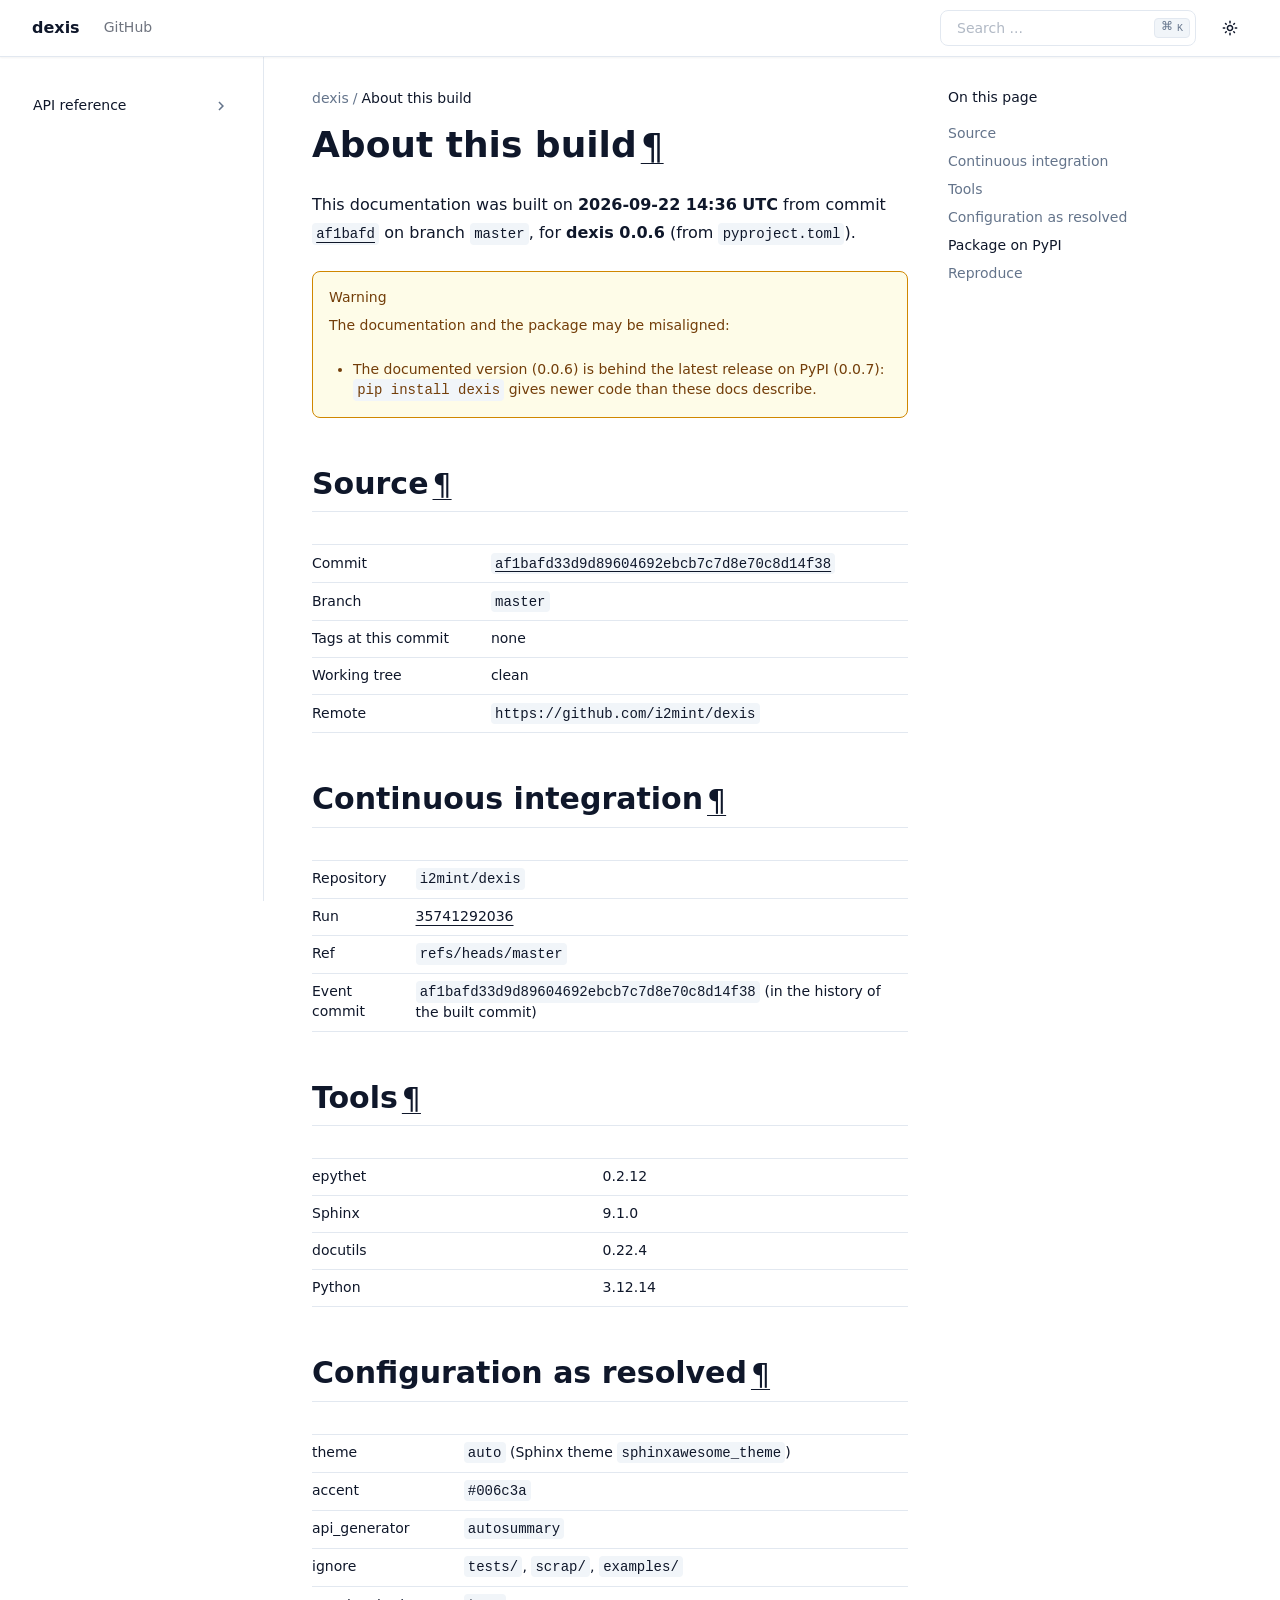
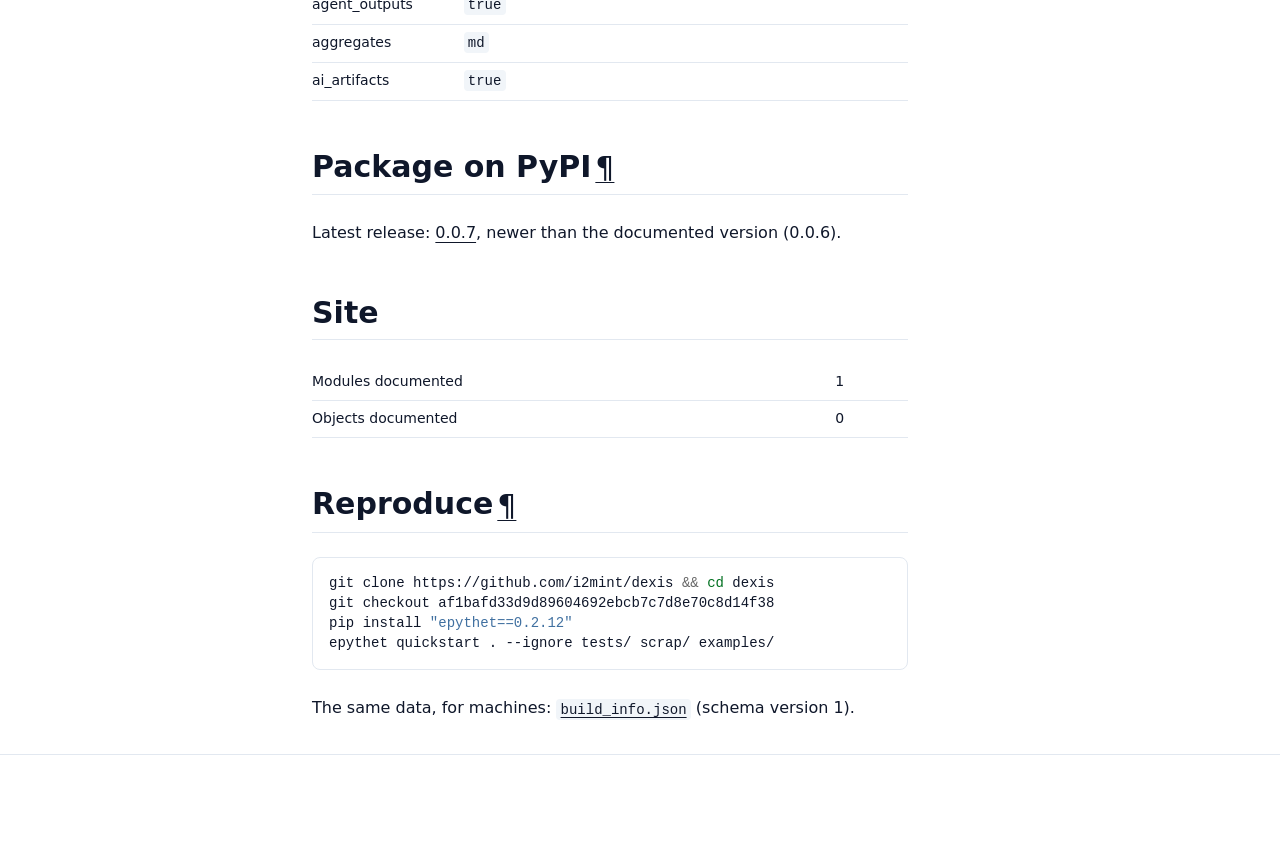
<file: about-this-build.html>
<!DOCTYPE html>

<html :class="{ 'dark' : darkMode === true }" data-content_root="./" lang="en" x-data="{ darkMode: $persist(window.matchMedia('(prefers-color-scheme: dark)').matches), activeSection: ''}">
<head>
<script>
    (function () {
      // Set initial color scheme
      if ((localStorage.getItem("_x_darkMode") === "true") || (window.matchMedia("(prefers-color-scheme: dark)").matches)) {
        document.documentElement.classList.add("dark");
      }

      // Watch for media preference changes
      window.matchMedia("(prefers-color-scheme: dark)").addEventListener("change", (event) => {
        localStorage.setItem("_x_darkMode", event.matches);
        document.documentElement.classList.toggle("dark", event.matches);
      });
    })();
  </script>
<meta content="width=device-width, initial-scale=1.0" name="viewport"/>
<meta charset="utf-8"/>
<meta content="#ffffff" media="(prefers-color-scheme: light)" name="theme-color"/>
<meta content="#030711" media="(prefers-color-scheme: dark)" name="theme-color"/>
<meta content="width=device-width, initial-scale=1" name="viewport"/>
<link href="about-this-build.html.md" rel="alternate" type="text/markdown"/>
<link href="llms.txt" rel="describedby" type="text/markdown"/>
<link href="about-this-build.html.md" rel="alternate" type="text/markdown"/>
<link href="llms.txt" rel="describedby"/>
<title>About this build | dexis</title>
<meta content="About this build | dexis" property="og:title"/>
<meta content="About this build | dexis" name="twitter:title"/>
<link href="_static/pygments.css?v=d75fae25" rel="stylesheet" type="text/css"/>
<link href="_static/theme.css?v=d6d7c91b" rel="stylesheet" type="text/css"/>
<link href="_static/copybutton.css?v=76b2166b" rel="stylesheet" type="text/css"/>
<link href="_static/epythet.css?v=77bb076f" rel="stylesheet" type="text/css"/>
<link href="search.html" rel="search" title="Search"/>
<link href="genindex.html" rel="index" title="Index"/>
</head>
<body :class="{ 'overflow-hidden': showSidebar }" class="min-h-screen font-sans antialiased bg-background text-foreground" x-data="{ showSidebar: false, showScrollTop: false }">
<div @click.self="showSidebar = false" class="fixed inset-0 z-50 overflow-hidden bg-background/80 backdrop-blur-sm md:hidden" x-cloak="" x-show="showSidebar"></div><div class="relative flex flex-col min-h-screen" id="page"><a class="absolute top-0 left-0 z-[100] block bg-background p-4 text-xl transition -translate-x-full opacity-0 focus:translate-x-0 focus:opacity-100" href="#content">
      Skip to content
    </a><header class="sticky top-0 z-40 w-full border-b shadow-xs border-border bg-background/90 backdrop-blur"><div class="container flex items-center h-14">
<div class="hidden mr-4 md:flex">
<a class="flex items-center mr-6" href="index.html"><span class="hidden font-bold sm:inline-block text-clip whitespace-nowrap">dexis</span>
</a><nav class="flex items-center gap-6 text-sm font-medium">
<a class="transition-colors hover:text-foreground/80 text-foreground/60" href="https://github.com/i2mint/dexis" rel="noopener nofollow">GitHub</a>
</nav></div><button @click="showSidebar = true" class="inline-flex items-center justify-center h-10 px-0 py-2 mr-2 text-base font-medium transition-colors rounded-md hover:text-accent-foreground hover:bg-transparent md:hidden" type="button">
<svg aria-hidden="true" fill="currentColor" height="24" viewbox="0 96 960 960" width="24" xmlns="http://www.w3.org/2000/svg">
<path d="M152.587 825.087q-19.152 0-32.326-13.174t-13.174-32.326q0-19.152 13.174-32.326t32.326-13.174h440q19.152 0 32.326 13.174t13.174 32.326q0 19.152-13.174 32.326t-32.326 13.174h-440Zm0-203.587q-19.152 0-32.326-13.174T107.087 576q0-19.152 13.174-32.326t32.326-13.174h320q19.152 0 32.326 13.174T518.087 576q0 19.152-13.174 32.326T472.587 621.5h-320Zm0-203.587q-19.152 0-32.326-13.174t-13.174-32.326q0-19.152 13.174-32.326t32.326-13.174h440q19.152 0 32.326 13.174t13.174 32.326q0 19.152-13.174 32.326t-32.326 13.174h-440ZM708.913 576l112.174 112.174q12.674 12.674 12.674 31.826t-12.674 31.826Q808.413 764.5 789.261 764.5t-31.826-12.674l-144-144Q600 594.391 600 576t13.435-31.826l144-144q12.674-12.674 31.826-12.674t31.826 12.674q12.674 12.674 12.674 31.826t-12.674 31.826L708.913 576Z"></path>
</svg>
<span class="sr-only">Toggle navigation menu</span>
</button>
<div class="flex items-center justify-between flex-1 gap-2 sm:gap-4 md:justify-end">
<div class="flex-1 w-full md:w-auto md:flex-none"><form @keydown.k.window.meta="$refs.search.focus()" action="search.html" class="relative flex items-center group" id="searchbox" method="get">
<input aria-label="Search the docs" class="inline-flex items-center font-medium transition-colors bg-transparent focus-visible:outline-none focus-visible:ring-2 focus-visible:ring-ring focus-visible:ring-offset-2 ring-offset-background border border-input hover:bg-accent focus:bg-accent hover:text-accent-foreground focus:text-accent-foreground hover:placeholder-accent-foreground py-2 px-4 relative h-9 w-full justify-start rounded-[0.5rem] text-sm text-muted-foreground sm:pr-12 md:w-40 lg:w-64" id="search-input" name="q" placeholder="Search ..." type="search" x-ref="search"/>
<kbd class="pointer-events-none absolute right-1.5 top-2 hidden h-5 select-none text-muted-foreground items-center gap-1 rounded border border-border bg-muted px-1.5 font-mono text-[10px] font-medium opacity-100 sm:flex group-hover:bg-accent group-hover:text-accent-foreground">
<span class="text-xs">⌘</span>
    K
  </kbd>
</form>
</div>
<nav class="flex items-center gap-1">
<button @click="darkMode = !darkMode" class="relative inline-flex items-center justify-center px-0 text-sm font-medium transition-colors rounded-md hover:bg-accent hover:text-accent-foreground h-9 w-9" title="Toggle color scheme" type="button">
<svg class="absolute transition-all scale-100 rotate-0 dark:-rotate-90 dark:scale-0" fill="currentColor" height="16" viewbox="0 96 960 960" width="16" xmlns="http://www.w3.org/2000/svg">
<path d="M480 685q45.456 0 77.228-31.772Q589 621.456 589 576q0-45.456-31.772-77.228Q525.456 467 480 467q-45.456 0-77.228 31.772Q371 530.544 371 576q0 45.456 31.772 77.228Q434.544 685 480 685Zm0 91q-83 0-141.5-58.5T280 576q0-83 58.5-141.5T480 376q83 0 141.5 58.5T680 576q0 83-58.5 141.5T480 776ZM80 621.5q-19.152 0-32.326-13.174T34.5 576q0-19.152 13.174-32.326T80 530.5h80q19.152 0 32.326 13.174T205.5 576q0 19.152-13.174 32.326T160 621.5H80Zm720 0q-19.152 0-32.326-13.174T754.5 576q0-19.152 13.174-32.326T800 530.5h80q19.152 0 32.326 13.174T925.5 576q0 19.152-13.174 32.326T880 621.5h-80Zm-320-320q-19.152 0-32.326-13.174T434.5 256v-80q0-19.152 13.174-32.326T480 130.5q19.152 0 32.326 13.174T525.5 176v80q0 19.152-13.174 32.326T480 301.5Zm0 720q-19.152 0-32.326-13.17Q434.5 995.152 434.5 976v-80q0-19.152 13.174-32.326T480 850.5q19.152 0 32.326 13.174T525.5 896v80q0 19.152-13.174 32.33-13.174 13.17-32.326 13.17ZM222.174 382.065l-43-42Q165.5 327.391 166 308.239t13.174-33.065q13.435-13.674 32.587-13.674t32.065 13.674l42.239 43q12.674 13.435 12.555 31.706-.12 18.272-12.555 31.946-12.674 13.674-31.445 13.413-18.772-.261-32.446-13.174Zm494 494.761-42.239-43q-12.674-13.435-12.674-32.087t12.674-31.565Q686.609 756.5 705.38 757q18.772.5 32.446 13.174l43 41.761Q794.5 824.609 794 843.761t-13.174 33.065Q767.391 890.5 748.239 890.5t-32.065-13.674Zm-42-494.761Q660.5 369.391 661 350.62q.5-18.772 13.174-32.446l41.761-43Q728.609 261.5 747.761 262t33.065 13.174q13.674 13.435 13.674 32.587t-13.674 32.065l-43 42.239q-13.435 12.674-31.706 12.555-18.272-.12-31.946-12.555Zm-495 494.761Q165.5 863.391 165.5 844.239t13.674-32.065l43-42.239q13.435-12.674 32.087-12.674t31.565 12.674Q299.5 782.609 299 801.38q-.5 18.772-13.174 32.446l-41.761 43Q231.391 890.5 212.239 890t-33.065-13.174ZM480 576Z"></path>
</svg>
<svg class="absolute transition-all scale-0 rotate-90 dark:rotate-0 dark:scale-100" fill="currentColor" height="16" viewbox="0 96 960 960" width="16" xmlns="http://www.w3.org/2000/svg">
<path d="M480 936q-151 0-255.5-104.5T120 576q0-138 90-239.5T440 218q25-3 39 18t-1 44q-17 26-25.5 55t-8.5 61q0 90 63 153t153 63q31 0 61.5-9t54.5-25q21-14 43-1.5t19 39.5q-14 138-117.5 229T480 936Zm0-80q88 0 158-48.5T740 681q-20 5-40 8t-40 3q-123 0-209.5-86.5T364 396q0-20 3-40t8-40q-78 32-126.5 102T200 576q0 116 82 198t198 82Zm-10-270Z"></path>
</svg>
</button>
</nav>
</div>
</div>
</header>
<div class="flex-1"><div class="container md:grid md:grid-cols-[220px_minmax(0,1fr)] md:gap-6 lg:grid-cols-[240px_minmax(0,1fr)] lg:gap-10"><aside :aria-hidden="!showSidebar" :class="{ 'translate-x-0': showSidebar }" class="fixed inset-y-0 left-0 md:top-14 z-50 md:z-30 bg-background md:bg-transparent transition-all duration-100 -translate-x-full md:translate-x-0 ml-0 p-6 md:p-0 md:-ml-2 md:h-[calc(100vh-3.5rem)] w-5/6 md:w-full overflow-y-auto border-r border-border md:sticky" id="left-sidebar">
<a class="justify-start text-sm md:!hidden bg-background" href="index.html"><span class="font-bold text-clip whitespace-nowrap">dexis</span>
</a>
<div class="relative overflow-hidden md:overflow-auto my-4 md:my-0">
<div class="overflow-y-auto h-full w-full relative pr-6"><nav class="flex md:hidden flex-col font-medium mt-4">
<a href="https://github.com/i2mint/dexis" rel="nofollow noopener">GitHub</a>
</nav><nav class="table w-full min-w-full my-6 lg:my-8">
<ul>
<li class="toctree-l1" x-data="{ expanded: $el.classList.contains('current') ? true : false }"><a :class="{ 'expanded' : expanded }" @click="expanded = !expanded" class="reference internal expandable" href="api.html">API reference<button @click.prevent.stop="expanded = !expanded" type="button" x-cloak=""><span class="sr-only"></span><svg fill="currentColor" height="18px" stroke="none" viewbox="0 0 24 24" width="18px" xmlns="http://www.w3.org/2000/svg"><path d="M10 6L8.59 7.41 13.17 12l-4.58 4.59L10 18l6-6z"></path></svg></button></a><ul x-cloak="" x-show="expanded">
<li class="toctree-l2"><a class="reference internal" href="_autosummary/dexis.html">dexis</a></li>
</ul>
</li>
</ul>
</nav>
</div>
</div>
<button @click="showSidebar = false" class="absolute md:hidden right-4 top-4 rounded-sm opacity-70 transition-opacity hover:opacity-100" type="button">
<svg class="h-4 w-4" fill="currentColor" height="24" stroke="none" viewbox="0 96 960 960" width="24" xmlns="http://www.w3.org/2000/svg">
<path d="M480 632 284 828q-11 11-28 11t-28-11q-11-11-11-28t11-28l196-196-196-196q-11-11-11-28t11-28q11-11 28-11t28 11l196 196 196-196q11-11 28-11t28 11q11 11 11 28t-11 28L536 576l196 196q11 11 11 28t-11 28q-11 11-28 11t-28-11L480 632Z"></path>
</svg>
</button>
</aside>
<main class="relative py-6 lg:gap-10 lg:py-8 xl:grid xl:grid-cols-[1fr_300px]">
<div class="w-full min-w-0 mx-auto">
<nav aria-label="breadcrumbs" class="flex items-center mb-4 space-x-1 text-sm text-muted-foreground">
<a class="overflow-hidden text-ellipsis whitespace-nowrap hover:text-foreground" href="index.html">
<span class="hidden md:inline">dexis</span>
<svg aria-label="Home" class="md:hidden" fill="currentColor" height="18" stroke="none" viewbox="0 96 960 960" width="18" xmlns="http://www.w3.org/2000/svg">
<path d="M240 856h120V616h240v240h120V496L480 316 240 496v360Zm-80 80V456l320-240 320 240v480H520V696h-80v240H160Zm320-350Z"></path>
</svg>
</a>
<div class="mr-1">/</div><span aria-current="page" class="font-medium text-foreground overflow-hidden text-ellipsis whitespace-nowrap">About this build</span>
</nav>
<div id="content" role="main">

<section id="about-this-build">
<h1>About this build<a @click.prevent="window.navigator.clipboard.writeText($el.href); $el.setAttribute('data-tooltip', 'Copied!'); setTimeout(() =&gt; $el.setAttribute('data-tooltip', 'Copy link to this element'), 2000)" aria-label="Copy link to this element" class="headerlink" data-tooltip="Copy link to this element" href="#about-this-build">¶</a></h1>
<p>This documentation was built on <strong>2026-09-22 14:36 UTC</strong> from commit <a href="https://github.com/i2mint/dexis/commit/af1bafd33d9d89604692ebcb7c7d8e70c8d14f38"><code>af1bafd</code></a> on branch <code>master</code>, for <strong>dexis 0.0.6</strong> (from <code>pyproject.toml</code>).</p>
<div class="admonition warning">
<p class="admonition-title">Warning</p>
<p>The documentation and the package may be misaligned:</p>
<ul class="simple">
<li><p>The documented version (0.0.6) is behind the latest release on PyPI (0.0.7): <code class="docutils literal notranslate"><span class="pre">pip</span> <span class="pre">install</span> <span class="pre">dexis</span></code> gives newer code than these docs describe.</p></li>
</ul>
</div>
<section id="source">
<h2>Source<a @click.prevent="window.navigator.clipboard.writeText($el.href); $el.setAttribute('data-tooltip', 'Copied!'); setTimeout(() =&gt; $el.setAttribute('data-tooltip', 'Copy link to this element'), 2000)" aria-label="Copy link to this element" class="headerlink" data-tooltip="Copy link to this element" href="#source" x-intersect.margin.0%.0%.-70%.0%="activeSection = '#source'">¶</a></h2>
<table class="docutils align-default">
<thead>
<tr class="row-odd"><th class="head"><p></p></th>
<th class="head"><p></p></th>
</tr>
</thead>
<tbody>
<tr class="row-even"><td><p>Commit</p></td>
<td><p><a href="https://github.com/i2mint/dexis/commit/af1bafd33d9d89604692ebcb7c7d8e70c8d14f38"><code>af1bafd33d9d89604692ebcb7c7d8e70c8d14f38</code></a></p></td>
</tr>
<tr class="row-odd"><td><p>Branch</p></td>
<td><p><code>master</code></p></td>
</tr>
<tr class="row-even"><td><p>Tags at this commit</p></td>
<td><p>none</p></td>
</tr>
<tr class="row-odd"><td><p>Working tree</p></td>
<td><p>clean</p></td>
</tr>
<tr class="row-even"><td><p>Remote</p></td>
<td><p><code>https://github.com/i2mint/dexis</code></p></td>
</tr>
</tbody>
</table>
</section>
<section id="continuous-integration">
<h2>Continuous integration<a @click.prevent="window.navigator.clipboard.writeText($el.href); $el.setAttribute('data-tooltip', 'Copied!'); setTimeout(() =&gt; $el.setAttribute('data-tooltip', 'Copy link to this element'), 2000)" aria-label="Copy link to this element" class="headerlink" data-tooltip="Copy link to this element" href="#continuous-integration" x-intersect.margin.0%.0%.-70%.0%="activeSection = '#continuous-integration'">¶</a></h2>
<table class="docutils align-default">
<thead>
<tr class="row-odd"><th class="head"><p></p></th>
<th class="head"><p></p></th>
</tr>
</thead>
<tbody>
<tr class="row-even"><td><p>Repository</p></td>
<td><p><code>i2mint/dexis</code></p></td>
</tr>
<tr class="row-odd"><td><p>Run</p></td>
<td><p><a href="https://github.com/i2mint/dexis/actions/runs/35741292036">35741292036</a></p></td>
</tr>
<tr class="row-even"><td><p>Ref</p></td>
<td><p><code>refs/heads/master</code></p></td>
</tr>
<tr class="row-odd"><td><p>Event commit</p></td>
<td><p><code>af1bafd33d9d89604692ebcb7c7d8e70c8d14f38</code> (in the history of the built commit)</p></td>
</tr>
</tbody>
</table>
</section>
<section id="tools">
<h2>Tools<a @click.prevent="window.navigator.clipboard.writeText($el.href); $el.setAttribute('data-tooltip', 'Copied!'); setTimeout(() =&gt; $el.setAttribute('data-tooltip', 'Copy link to this element'), 2000)" aria-label="Copy link to this element" class="headerlink" data-tooltip="Copy link to this element" href="#tools" x-intersect.margin.0%.0%.-70%.0%="activeSection = '#tools'">¶</a></h2>
<table class="docutils align-default">
<thead>
<tr class="row-odd"><th class="head"><p></p></th>
<th class="head"><p></p></th>
</tr>
</thead>
<tbody>
<tr class="row-even"><td><p>epythet</p></td>
<td><p>0.2.12</p></td>
</tr>
<tr class="row-odd"><td><p>Sphinx</p></td>
<td><p>9.1.0</p></td>
</tr>
<tr class="row-even"><td><p>docutils</p></td>
<td><p>0.22.4</p></td>
</tr>
<tr class="row-odd"><td><p>Python</p></td>
<td><p>3.12.14</p></td>
</tr>
</tbody>
</table>
</section>
<section id="configuration-as-resolved">
<h2>Configuration as resolved<a @click.prevent="window.navigator.clipboard.writeText($el.href); $el.setAttribute('data-tooltip', 'Copied!'); setTimeout(() =&gt; $el.setAttribute('data-tooltip', 'Copy link to this element'), 2000)" aria-label="Copy link to this element" class="headerlink" data-tooltip="Copy link to this element" href="#configuration-as-resolved" x-intersect.margin.0%.0%.-70%.0%="activeSection = '#configuration-as-resolved'">¶</a></h2>
<table class="docutils align-default">
<thead>
<tr class="row-odd"><th class="head"><p></p></th>
<th class="head"><p></p></th>
</tr>
</thead>
<tbody>
<tr class="row-even"><td><p>theme</p></td>
<td><p><code>auto</code> (Sphinx theme <code>sphinxawesome_theme</code>)</p></td>
</tr>
<tr class="row-odd"><td><p>accent</p></td>
<td><p><code>#006c3a</code></p></td>
</tr>
<tr class="row-even"><td><p>api_generator</p></td>
<td><p><code>autosummary</code></p></td>
</tr>
<tr class="row-odd"><td><p>ignore</p></td>
<td><p><code>tests/</code>, <code>scrap/</code>, <code>examples/</code></p></td>
</tr>
<tr class="row-even"><td><p>agent_outputs</p></td>
<td><p><code>true</code></p></td>
</tr>
<tr class="row-odd"><td><p>aggregates</p></td>
<td><p><code>md</code></p></td>
</tr>
<tr class="row-even"><td><p>ai_artifacts</p></td>
<td><p><code>true</code></p></td>
</tr>
</tbody>
</table>
</section>
<section id="package-on-pypi">
<h2>Package on PyPI<a @click.prevent="window.navigator.clipboard.writeText($el.href); $el.setAttribute('data-tooltip', 'Copied!'); setTimeout(() =&gt; $el.setAttribute('data-tooltip', 'Copy link to this element'), 2000)" aria-label="Copy link to this element" class="headerlink" data-tooltip="Copy link to this element" href="#package-on-pypi" x-intersect.margin.0%.0%.-70%.0%="activeSection = '#package-on-pypi'">¶</a></h2>
<p>Latest release: <a href="https://pypi.org/project/dexis/0.0.7/">0.0.7</a>, newer than the documented version (0.0.6).</p>
</section>
<section id="site"><h2>Site</h2><table class="docutils align-default"><tbody><tr><td><p>Modules documented</p></td><td><p>1</p></td></tr><tr><td><p>Objects documented</p></td><td><p>0</p></td></tr></tbody></table></section>
<section id="reproduce">
<h2>Reproduce<a @click.prevent="window.navigator.clipboard.writeText($el.href); $el.setAttribute('data-tooltip', 'Copied!'); setTimeout(() =&gt; $el.setAttribute('data-tooltip', 'Copy link to this element'), 2000)" aria-label="Copy link to this element" class="headerlink" data-tooltip="Copy link to this element" href="#reproduce" x-intersect.margin.0%.0%.-70%.0%="activeSection = '#reproduce'">¶</a></h2>
<div class="highlight-bash notranslate"><div class="highlight"><pre><span></span><code><span id="line-1">git<span class="w"> </span>clone<span class="w"> </span>https://github.com/i2mint/dexis<span class="w"> </span><span class="o">&amp;&amp;</span><span class="w"> </span><span class="nb">cd</span><span class="w"> </span>dexis
</span><span id="line-2">git<span class="w"> </span>checkout<span class="w"> </span>af1bafd33d9d89604692ebcb7c7d8e70c8d14f38
</span><span id="line-3">pip<span class="w"> </span>install<span class="w"> </span><span class="s2">"epythet==0.2.12"</span>
</span><span id="line-4">epythet<span class="w"> </span>quickstart<span class="w"> </span>.<span class="w"> </span>--ignore<span class="w"> </span>tests/<span class="w"> </span>scrap/<span class="w"> </span>examples/
</span></code></pre></div>
</div>
<p>The same data, for machines: <a href="build_info.json"><code>build_info.json</code></a> (schema version 1).</p>
</section>
</section>
</div></div><aside class="hidden text-sm xl:block" id="right-sidebar">
<div class="sticky top-16 -mt-10 max-h-[calc(100vh-5rem)] h-full overflow-y-auto pt-6 space-y-2"><p class="font-medium">On this page</p>
<ul>
<li><a :data-current="activeSection === '#source'" class="reference internal" href="#source">Source</a></li>
<li><a :data-current="activeSection === '#continuous-integration'" class="reference internal" href="#continuous-integration">Continuous integration</a></li>
<li><a :data-current="activeSection === '#tools'" class="reference internal" href="#tools">Tools</a></li>
<li><a :data-current="activeSection === '#configuration-as-resolved'" class="reference internal" href="#configuration-as-resolved">Configuration as resolved</a></li>
<li><a :data-current="activeSection === '#package-on-pypi'" class="reference internal" href="#package-on-pypi">Package on PyPI</a></li>
<li><a :data-current="activeSection === '#reproduce'" class="reference internal" href="#reproduce">Reproduce</a></li>
</ul>
</div>
</aside>
</main>
</div>
</div><footer class="py-6 border-t border-border md:py-0">
<div class="container flex flex-col items-center justify-between gap-4 md:h-24 md:flex-row">
<div class="flex flex-col items-center gap-4 px-8 md:flex-row md:gap-2 md:px-0">
<p class="text-sm leading-loose text-center text-muted-foreground md:text-left"></p>
</div>
</div>
</footer>
</div>
<script src="_static/documentation_options.js?v=1fd71caa"></script>
<script src="_static/doctools.js?v=fd6eb6e6"></script>
<script src="_static/sphinx_highlight.js?v=6ffebe34"></script>
<script src="_static/clipboard.min.js?v=a7894cd8"></script>
<script src="_static/copybutton.js?v=fd10adb8"></script>
<script defer="defer" src="_static/theme.js?v=5db23cf8"></script>
</body>
</html>
</file>
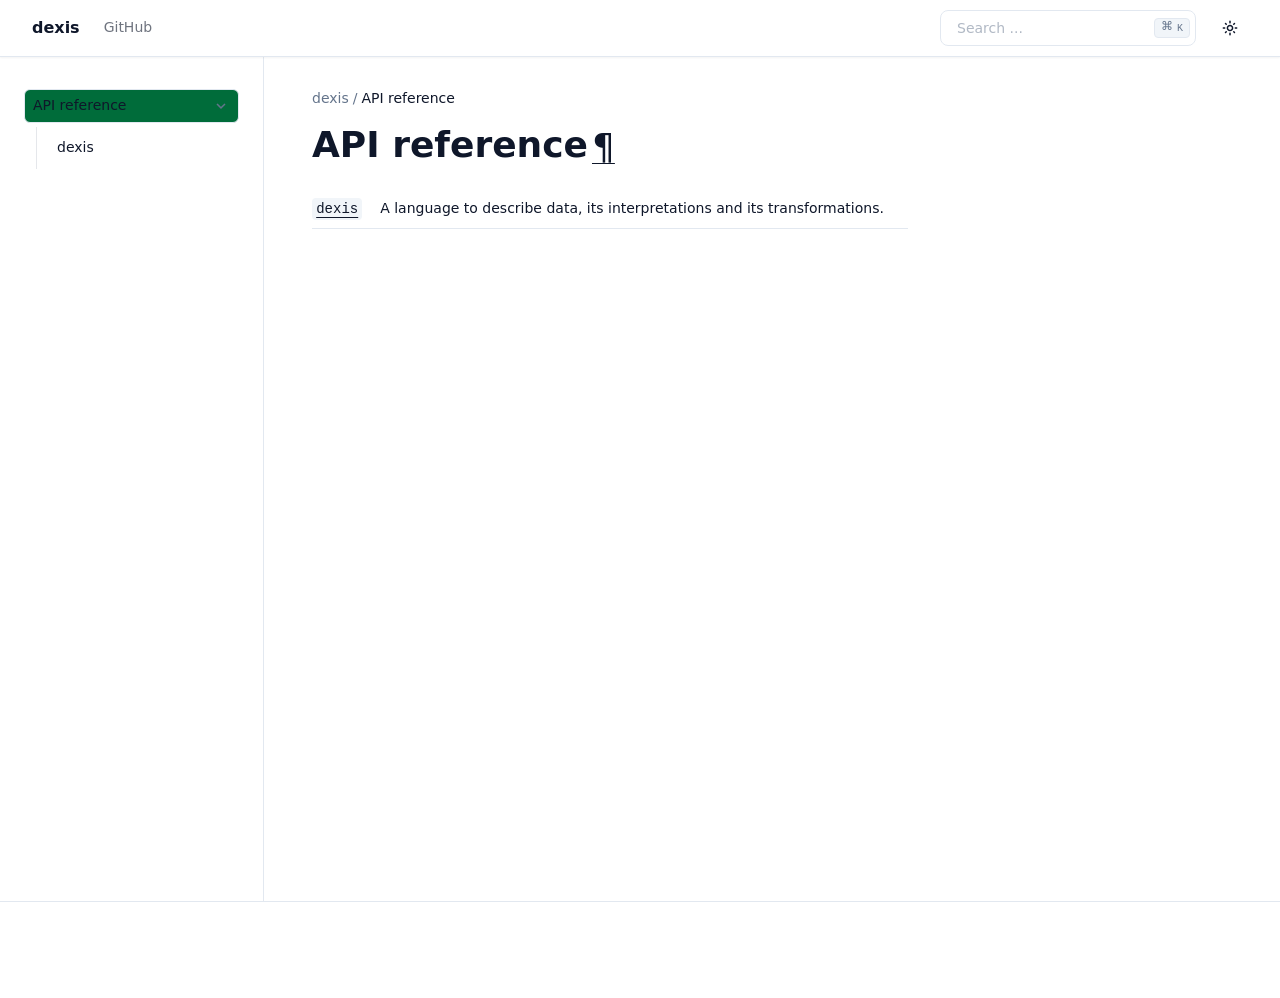
<file: api.html>
<!DOCTYPE html>

<html :class="{ 'dark' : darkMode === true }" data-content_root="./" lang="en" x-data="{ darkMode: $persist(window.matchMedia('(prefers-color-scheme: dark)').matches), activeSection: ''}">
<head>
<script>
    (function () {
      // Set initial color scheme
      if ((localStorage.getItem("_x_darkMode") === "true") || (window.matchMedia("(prefers-color-scheme: dark)").matches)) {
        document.documentElement.classList.add("dark");
      }

      // Watch for media preference changes
      window.matchMedia("(prefers-color-scheme: dark)").addEventListener("change", (event) => {
        localStorage.setItem("_x_darkMode", event.matches);
        document.documentElement.classList.toggle("dark", event.matches);
      });
    })();
  </script>
<meta content="width=device-width, initial-scale=1.0" name="viewport"/>
<meta charset="utf-8"/>
<meta content="#ffffff" media="(prefers-color-scheme: light)" name="theme-color"/>
<meta content="#030711" media="(prefers-color-scheme: dark)" name="theme-color"/>
<meta content="width=device-width, initial-scale=1" name="viewport"/>
<link href="api.html.md" rel="alternate" type="text/markdown"/>
<link href="llms.txt" rel="describedby" type="text/markdown"/>
<link href="api.html.md" rel="alternate" type="text/markdown"/>
<link href="llms.txt" rel="describedby"/>
<title>API reference | dexis</title>
<meta content="API reference | dexis" property="og:title"/>
<meta content="API reference | dexis" name="twitter:title"/>
<link href="_static/pygments.css?v=d75fae25" rel="stylesheet" type="text/css"/>
<link href="_static/theme.css?v=d6d7c91b" rel="stylesheet" type="text/css"/>
<link href="_static/copybutton.css?v=76b2166b" rel="stylesheet" type="text/css"/>
<link href="_static/epythet.css?v=77bb076f" rel="stylesheet" type="text/css"/>
<link href="search.html" rel="search" title="Search"/>
<link href="genindex.html" rel="index" title="Index"/>
<link href="_autosummary/dexis.html" rel="next" title="dexis"/>
<link href="index.html" rel="prev" title="dexis"/>
</head>
<body :class="{ 'overflow-hidden': showSidebar }" class="min-h-screen font-sans antialiased bg-background text-foreground" x-data="{ showSidebar: false, showScrollTop: false }">
<div @click.self="showSidebar = false" class="fixed inset-0 z-50 overflow-hidden bg-background/80 backdrop-blur-sm md:hidden" x-cloak="" x-show="showSidebar"></div><div class="relative flex flex-col min-h-screen" id="page"><a class="absolute top-0 left-0 z-[100] block bg-background p-4 text-xl transition -translate-x-full opacity-0 focus:translate-x-0 focus:opacity-100" href="#content">
      Skip to content
    </a><header class="sticky top-0 z-40 w-full border-b shadow-xs border-border bg-background/90 backdrop-blur"><div class="container flex items-center h-14">
<div class="hidden mr-4 md:flex">
<a class="flex items-center mr-6" href="index.html"><span class="hidden font-bold sm:inline-block text-clip whitespace-nowrap">dexis</span>
</a><nav class="flex items-center gap-6 text-sm font-medium">
<a class="transition-colors hover:text-foreground/80 text-foreground/60" href="https://github.com/i2mint/dexis" rel="noopener nofollow">GitHub</a>
</nav></div><button @click="showSidebar = true" class="inline-flex items-center justify-center h-10 px-0 py-2 mr-2 text-base font-medium transition-colors rounded-md hover:text-accent-foreground hover:bg-transparent md:hidden" type="button">
<svg aria-hidden="true" fill="currentColor" height="24" viewbox="0 96 960 960" width="24" xmlns="http://www.w3.org/2000/svg">
<path d="M152.587 825.087q-19.152 0-32.326-13.174t-13.174-32.326q0-19.152 13.174-32.326t32.326-13.174h440q19.152 0 32.326 13.174t13.174 32.326q0 19.152-13.174 32.326t-32.326 13.174h-440Zm0-203.587q-19.152 0-32.326-13.174T107.087 576q0-19.152 13.174-32.326t32.326-13.174h320q19.152 0 32.326 13.174T518.087 576q0 19.152-13.174 32.326T472.587 621.5h-320Zm0-203.587q-19.152 0-32.326-13.174t-13.174-32.326q0-19.152 13.174-32.326t32.326-13.174h440q19.152 0 32.326 13.174t13.174 32.326q0 19.152-13.174 32.326t-32.326 13.174h-440ZM708.913 576l112.174 112.174q12.674 12.674 12.674 31.826t-12.674 31.826Q808.413 764.5 789.261 764.5t-31.826-12.674l-144-144Q600 594.391 600 576t13.435-31.826l144-144q12.674-12.674 31.826-12.674t31.826 12.674q12.674 12.674 12.674 31.826t-12.674 31.826L708.913 576Z"></path>
</svg>
<span class="sr-only">Toggle navigation menu</span>
</button>
<div class="flex items-center justify-between flex-1 gap-2 sm:gap-4 md:justify-end">
<div class="flex-1 w-full md:w-auto md:flex-none"><form @keydown.k.window.meta="$refs.search.focus()" action="search.html" class="relative flex items-center group" id="searchbox" method="get">
<input aria-label="Search the docs" class="inline-flex items-center font-medium transition-colors bg-transparent focus-visible:outline-none focus-visible:ring-2 focus-visible:ring-ring focus-visible:ring-offset-2 ring-offset-background border border-input hover:bg-accent focus:bg-accent hover:text-accent-foreground focus:text-accent-foreground hover:placeholder-accent-foreground py-2 px-4 relative h-9 w-full justify-start rounded-[0.5rem] text-sm text-muted-foreground sm:pr-12 md:w-40 lg:w-64" id="search-input" name="q" placeholder="Search ..." type="search" x-ref="search"/>
<kbd class="pointer-events-none absolute right-1.5 top-2 hidden h-5 select-none text-muted-foreground items-center gap-1 rounded border border-border bg-muted px-1.5 font-mono text-[10px] font-medium opacity-100 sm:flex group-hover:bg-accent group-hover:text-accent-foreground">
<span class="text-xs">⌘</span>
    K
  </kbd>
</form>
</div>
<nav class="flex items-center gap-1">
<button @click="darkMode = !darkMode" class="relative inline-flex items-center justify-center px-0 text-sm font-medium transition-colors rounded-md hover:bg-accent hover:text-accent-foreground h-9 w-9" title="Toggle color scheme" type="button">
<svg class="absolute transition-all scale-100 rotate-0 dark:-rotate-90 dark:scale-0" fill="currentColor" height="16" viewbox="0 96 960 960" width="16" xmlns="http://www.w3.org/2000/svg">
<path d="M480 685q45.456 0 77.228-31.772Q589 621.456 589 576q0-45.456-31.772-77.228Q525.456 467 480 467q-45.456 0-77.228 31.772Q371 530.544 371 576q0 45.456 31.772 77.228Q434.544 685 480 685Zm0 91q-83 0-141.5-58.5T280 576q0-83 58.5-141.5T480 376q83 0 141.5 58.5T680 576q0 83-58.5 141.5T480 776ZM80 621.5q-19.152 0-32.326-13.174T34.5 576q0-19.152 13.174-32.326T80 530.5h80q19.152 0 32.326 13.174T205.5 576q0 19.152-13.174 32.326T160 621.5H80Zm720 0q-19.152 0-32.326-13.174T754.5 576q0-19.152 13.174-32.326T800 530.5h80q19.152 0 32.326 13.174T925.5 576q0 19.152-13.174 32.326T880 621.5h-80Zm-320-320q-19.152 0-32.326-13.174T434.5 256v-80q0-19.152 13.174-32.326T480 130.5q19.152 0 32.326 13.174T525.5 176v80q0 19.152-13.174 32.326T480 301.5Zm0 720q-19.152 0-32.326-13.17Q434.5 995.152 434.5 976v-80q0-19.152 13.174-32.326T480 850.5q19.152 0 32.326 13.174T525.5 896v80q0 19.152-13.174 32.33-13.174 13.17-32.326 13.17ZM222.174 382.065l-43-42Q165.5 327.391 166 308.239t13.174-33.065q13.435-13.674 32.587-13.674t32.065 13.674l42.239 43q12.674 13.435 12.555 31.706-.12 18.272-12.555 31.946-12.674 13.674-31.445 13.413-18.772-.261-32.446-13.174Zm494 494.761-42.239-43q-12.674-13.435-12.674-32.087t12.674-31.565Q686.609 756.5 705.38 757q18.772.5 32.446 13.174l43 41.761Q794.5 824.609 794 843.761t-13.174 33.065Q767.391 890.5 748.239 890.5t-32.065-13.674Zm-42-494.761Q660.5 369.391 661 350.62q.5-18.772 13.174-32.446l41.761-43Q728.609 261.5 747.761 262t33.065 13.174q13.674 13.435 13.674 32.587t-13.674 32.065l-43 42.239q-13.435 12.674-31.706 12.555-18.272-.12-31.946-12.555Zm-495 494.761Q165.5 863.391 165.5 844.239t13.674-32.065l43-42.239q13.435-12.674 32.087-12.674t31.565 12.674Q299.5 782.609 299 801.38q-.5 18.772-13.174 32.446l-41.761 43Q231.391 890.5 212.239 890t-33.065-13.174ZM480 576Z"></path>
</svg>
<svg class="absolute transition-all scale-0 rotate-90 dark:rotate-0 dark:scale-100" fill="currentColor" height="16" viewbox="0 96 960 960" width="16" xmlns="http://www.w3.org/2000/svg">
<path d="M480 936q-151 0-255.5-104.5T120 576q0-138 90-239.5T440 218q25-3 39 18t-1 44q-17 26-25.5 55t-8.5 61q0 90 63 153t153 63q31 0 61.5-9t54.5-25q21-14 43-1.5t19 39.5q-14 138-117.5 229T480 936Zm0-80q88 0 158-48.5T740 681q-20 5-40 8t-40 3q-123 0-209.5-86.5T364 396q0-20 3-40t8-40q-78 32-126.5 102T200 576q0 116 82 198t198 82Zm-10-270Z"></path>
</svg>
</button>
</nav>
</div>
</div>
</header>
<div class="flex-1"><div class="container md:grid md:grid-cols-[220px_minmax(0,1fr)] md:gap-6 lg:grid-cols-[240px_minmax(0,1fr)] lg:gap-10"><aside :aria-hidden="!showSidebar" :class="{ 'translate-x-0': showSidebar }" class="fixed inset-y-0 left-0 md:top-14 z-50 md:z-30 bg-background md:bg-transparent transition-all duration-100 -translate-x-full md:translate-x-0 ml-0 p-6 md:p-0 md:-ml-2 md:h-[calc(100vh-3.5rem)] w-5/6 md:w-full overflow-y-auto border-r border-border md:sticky" id="left-sidebar">
<a class="justify-start text-sm md:!hidden bg-background" href="index.html"><span class="font-bold text-clip whitespace-nowrap">dexis</span>
</a>
<div class="relative overflow-hidden md:overflow-auto my-4 md:my-0">
<div class="overflow-y-auto h-full w-full relative pr-6"><nav class="flex md:hidden flex-col font-medium mt-4">
<a href="https://github.com/i2mint/dexis" rel="nofollow noopener">GitHub</a>
</nav><nav class="table w-full min-w-full my-6 lg:my-8">
<ul class="current">
<li class="toctree-l1 current" x-data="{ expanded: $el.classList.contains('current') ? true : false }"><a :class="{ 'expanded' : expanded }" @click="expanded = !expanded" class="current reference internal expandable" href="#">API reference<button @click.prevent.stop="expanded = !expanded" type="button" x-cloak=""><span class="sr-only"></span><svg fill="currentColor" height="18px" stroke="none" viewbox="0 0 24 24" width="18px" xmlns="http://www.w3.org/2000/svg"><path d="M10 6L8.59 7.41 13.17 12l-4.58 4.59L10 18l6-6z"></path></svg></button></a><ul x-cloak="" x-show="expanded">
<li class="toctree-l2"><a class="reference internal" href="_autosummary/dexis.html">dexis</a></li>
</ul>
</li>
</ul>
</nav>
</div>
</div>
<button @click="showSidebar = false" class="absolute md:hidden right-4 top-4 rounded-sm opacity-70 transition-opacity hover:opacity-100" type="button">
<svg class="h-4 w-4" fill="currentColor" height="24" stroke="none" viewbox="0 96 960 960" width="24" xmlns="http://www.w3.org/2000/svg">
<path d="M480 632 284 828q-11 11-28 11t-28-11q-11-11-11-28t11-28l196-196-196-196q-11-11-11-28t11-28q11-11 28-11t28 11l196 196 196-196q11-11 28-11t28 11q11 11 11 28t-11 28L536 576l196 196q11 11 11 28t-11 28q-11 11-28 11t-28-11L480 632Z"></path>
</svg>
</button>
</aside>
<main class="relative py-6 lg:gap-10 lg:py-8 xl:grid xl:grid-cols-[1fr_300px]">
<div class="w-full min-w-0 mx-auto">
<nav aria-label="breadcrumbs" class="flex items-center mb-4 space-x-1 text-sm text-muted-foreground">
<a class="overflow-hidden text-ellipsis whitespace-nowrap hover:text-foreground" href="index.html">
<span class="hidden md:inline">dexis</span>
<svg aria-label="Home" class="md:hidden" fill="currentColor" height="18" stroke="none" viewbox="0 96 960 960" width="18" xmlns="http://www.w3.org/2000/svg">
<path d="M240 856h120V616h240v240h120V496L480 316 240 496v360Zm-80 80V456l320-240 320 240v480H520V696h-80v240H160Zm320-350Z"></path>
</svg>
</a>
<div class="mr-1">/</div><span aria-current="page" class="font-medium text-foreground overflow-hidden text-ellipsis whitespace-nowrap">API reference</span>
</nav>
<div id="content" role="main">
<section id="api-reference">
<h1>API reference<a @click.prevent="window.navigator.clipboard.writeText($el.href); $el.setAttribute('data-tooltip', 'Copied!'); setTimeout(() =&gt; $el.setAttribute('data-tooltip', 'Copy link to this element'), 2000)" aria-label="Copy link to this element" class="headerlink" data-tooltip="Copy link to this element" href="#api-reference">¶</a></h1>
<table class="autosummary longtable docutils align-default">
<tbody>
<tr class="row-odd"><td><p><a class="reference internal" href="_autosummary/dexis.html#module-dexis" title="dexis"><code class="xref py py-obj docutils literal notranslate"><span class="pre">dexis</span></code></a></p></td>
<td><p>A language to describe data, its interpretations and its transformations.</p></td>
</tr>
</tbody>
</table>
</section>
</div></div>
</main>
</div>
</div><footer class="py-6 border-t border-border md:py-0">
<div class="container flex flex-col items-center justify-between gap-4 md:h-24 md:flex-row">
<div class="flex flex-col items-center gap-4 px-8 md:flex-row md:gap-2 md:px-0">
<p class="text-sm leading-loose text-center text-muted-foreground md:text-left"></p>
</div>
</div>
</footer>
</div>
<script src="_static/documentation_options.js?v=1fd71caa"></script>
<script src="_static/doctools.js?v=fd6eb6e6"></script>
<script src="_static/sphinx_highlight.js?v=6ffebe34"></script>
<script src="_static/clipboard.min.js?v=a7894cd8"></script>
<script src="_static/copybutton.js?v=fd10adb8"></script>
<script defer="defer" src="_static/theme.js?v=5db23cf8"></script>
</body>
</html>
</file>
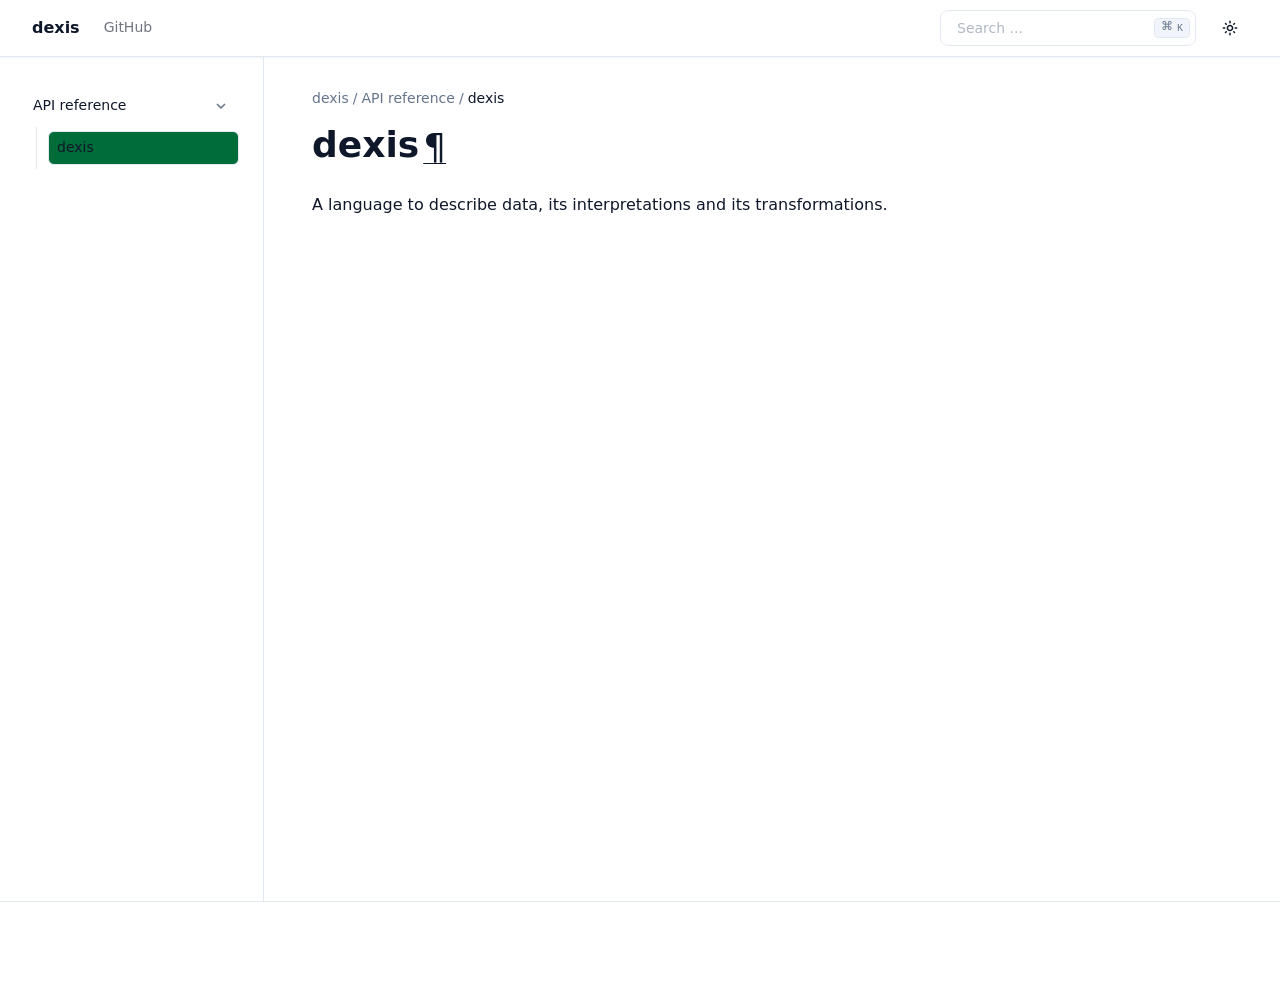
<file: _autosummary/dexis.html>
<!DOCTYPE html>

<html :class="{ 'dark' : darkMode === true }" data-content_root="../" lang="en" x-data="{ darkMode: $persist(window.matchMedia('(prefers-color-scheme: dark)').matches), activeSection: ''}">
<head>
<script>
    (function () {
      // Set initial color scheme
      if ((localStorage.getItem("_x_darkMode") === "true") || (window.matchMedia("(prefers-color-scheme: dark)").matches)) {
        document.documentElement.classList.add("dark");
      }

      // Watch for media preference changes
      window.matchMedia("(prefers-color-scheme: dark)").addEventListener("change", (event) => {
        localStorage.setItem("_x_darkMode", event.matches);
        document.documentElement.classList.toggle("dark", event.matches);
      });
    })();
  </script>
<meta content="width=device-width, initial-scale=1.0" name="viewport"/>
<meta charset="utf-8"/>
<meta content="#ffffff" media="(prefers-color-scheme: light)" name="theme-color"/>
<meta content="#030711" media="(prefers-color-scheme: dark)" name="theme-color"/>
<meta content="width=device-width, initial-scale=1" name="viewport"/>
<link href="dexis.html.md" rel="alternate" type="text/markdown"/>
<link href="../llms.txt" rel="describedby" type="text/markdown"/>
<link href="dexis.html.md" rel="alternate" type="text/markdown"/>
<link href="llms.txt" rel="describedby"/>
<title>dexis</title>
<meta content="dexis" property="og:title"/>
<meta content="dexis" name="twitter:title"/>
<link href="../_static/pygments.css?v=d75fae25" rel="stylesheet" type="text/css"/>
<link href="../_static/theme.css?v=d6d7c91b" rel="stylesheet" type="text/css"/>
<link href="../_static/copybutton.css?v=76b2166b" rel="stylesheet" type="text/css"/>
<link href="../_static/epythet.css?v=77bb076f" rel="stylesheet" type="text/css"/>
<link href="../search.html" rel="search" title="Search"/>
<link href="../genindex.html" rel="index" title="Index"/>
<link href="../api.html" rel="prev" title="API reference"/>
</head>
<body :class="{ 'overflow-hidden': showSidebar }" class="min-h-screen font-sans antialiased bg-background text-foreground" x-data="{ showSidebar: false, showScrollTop: false }">
<div @click.self="showSidebar = false" class="fixed inset-0 z-50 overflow-hidden bg-background/80 backdrop-blur-sm md:hidden" x-cloak="" x-show="showSidebar"></div><div class="relative flex flex-col min-h-screen" id="page"><a class="absolute top-0 left-0 z-[100] block bg-background p-4 text-xl transition -translate-x-full opacity-0 focus:translate-x-0 focus:opacity-100" href="#content">
      Skip to content
    </a><header class="sticky top-0 z-40 w-full border-b shadow-xs border-border bg-background/90 backdrop-blur"><div class="container flex items-center h-14">
<div class="hidden mr-4 md:flex">
<a class="flex items-center mr-6" href="../index.html"><span class="hidden font-bold sm:inline-block text-clip whitespace-nowrap">dexis</span>
</a><nav class="flex items-center gap-6 text-sm font-medium">
<a class="transition-colors hover:text-foreground/80 text-foreground/60" href="https://github.com/i2mint/dexis" rel="noopener nofollow">GitHub</a>
</nav></div><button @click="showSidebar = true" class="inline-flex items-center justify-center h-10 px-0 py-2 mr-2 text-base font-medium transition-colors rounded-md hover:text-accent-foreground hover:bg-transparent md:hidden" type="button">
<svg aria-hidden="true" fill="currentColor" height="24" viewbox="0 96 960 960" width="24" xmlns="http://www.w3.org/2000/svg">
<path d="M152.587 825.087q-19.152 0-32.326-13.174t-13.174-32.326q0-19.152 13.174-32.326t32.326-13.174h440q19.152 0 32.326 13.174t13.174 32.326q0 19.152-13.174 32.326t-32.326 13.174h-440Zm0-203.587q-19.152 0-32.326-13.174T107.087 576q0-19.152 13.174-32.326t32.326-13.174h320q19.152 0 32.326 13.174T518.087 576q0 19.152-13.174 32.326T472.587 621.5h-320Zm0-203.587q-19.152 0-32.326-13.174t-13.174-32.326q0-19.152 13.174-32.326t32.326-13.174h440q19.152 0 32.326 13.174t13.174 32.326q0 19.152-13.174 32.326t-32.326 13.174h-440ZM708.913 576l112.174 112.174q12.674 12.674 12.674 31.826t-12.674 31.826Q808.413 764.5 789.261 764.5t-31.826-12.674l-144-144Q600 594.391 600 576t13.435-31.826l144-144q12.674-12.674 31.826-12.674t31.826 12.674q12.674 12.674 12.674 31.826t-12.674 31.826L708.913 576Z"></path>
</svg>
<span class="sr-only">Toggle navigation menu</span>
</button>
<div class="flex items-center justify-between flex-1 gap-2 sm:gap-4 md:justify-end">
<div class="flex-1 w-full md:w-auto md:flex-none"><form @keydown.k.window.meta="$refs.search.focus()" action="../search.html" class="relative flex items-center group" id="searchbox" method="get">
<input aria-label="Search the docs" class="inline-flex items-center font-medium transition-colors bg-transparent focus-visible:outline-none focus-visible:ring-2 focus-visible:ring-ring focus-visible:ring-offset-2 ring-offset-background border border-input hover:bg-accent focus:bg-accent hover:text-accent-foreground focus:text-accent-foreground hover:placeholder-accent-foreground py-2 px-4 relative h-9 w-full justify-start rounded-[0.5rem] text-sm text-muted-foreground sm:pr-12 md:w-40 lg:w-64" id="search-input" name="q" placeholder="Search ..." type="search" x-ref="search"/>
<kbd class="pointer-events-none absolute right-1.5 top-2 hidden h-5 select-none text-muted-foreground items-center gap-1 rounded border border-border bg-muted px-1.5 font-mono text-[10px] font-medium opacity-100 sm:flex group-hover:bg-accent group-hover:text-accent-foreground">
<span class="text-xs">⌘</span>
    K
  </kbd>
</form>
</div>
<nav class="flex items-center gap-1">
<button @click="darkMode = !darkMode" class="relative inline-flex items-center justify-center px-0 text-sm font-medium transition-colors rounded-md hover:bg-accent hover:text-accent-foreground h-9 w-9" title="Toggle color scheme" type="button">
<svg class="absolute transition-all scale-100 rotate-0 dark:-rotate-90 dark:scale-0" fill="currentColor" height="16" viewbox="0 96 960 960" width="16" xmlns="http://www.w3.org/2000/svg">
<path d="M480 685q45.456 0 77.228-31.772Q589 621.456 589 576q0-45.456-31.772-77.228Q525.456 467 480 467q-45.456 0-77.228 31.772Q371 530.544 371 576q0 45.456 31.772 77.228Q434.544 685 480 685Zm0 91q-83 0-141.5-58.5T280 576q0-83 58.5-141.5T480 376q83 0 141.5 58.5T680 576q0 83-58.5 141.5T480 776ZM80 621.5q-19.152 0-32.326-13.174T34.5 576q0-19.152 13.174-32.326T80 530.5h80q19.152 0 32.326 13.174T205.5 576q0 19.152-13.174 32.326T160 621.5H80Zm720 0q-19.152 0-32.326-13.174T754.5 576q0-19.152 13.174-32.326T800 530.5h80q19.152 0 32.326 13.174T925.5 576q0 19.152-13.174 32.326T880 621.5h-80Zm-320-320q-19.152 0-32.326-13.174T434.5 256v-80q0-19.152 13.174-32.326T480 130.5q19.152 0 32.326 13.174T525.5 176v80q0 19.152-13.174 32.326T480 301.5Zm0 720q-19.152 0-32.326-13.17Q434.5 995.152 434.5 976v-80q0-19.152 13.174-32.326T480 850.5q19.152 0 32.326 13.174T525.5 896v80q0 19.152-13.174 32.33-13.174 13.17-32.326 13.17ZM222.174 382.065l-43-42Q165.5 327.391 166 308.239t13.174-33.065q13.435-13.674 32.587-13.674t32.065 13.674l42.239 43q12.674 13.435 12.555 31.706-.12 18.272-12.555 31.946-12.674 13.674-31.445 13.413-18.772-.261-32.446-13.174Zm494 494.761-42.239-43q-12.674-13.435-12.674-32.087t12.674-31.565Q686.609 756.5 705.38 757q18.772.5 32.446 13.174l43 41.761Q794.5 824.609 794 843.761t-13.174 33.065Q767.391 890.5 748.239 890.5t-32.065-13.674Zm-42-494.761Q660.5 369.391 661 350.62q.5-18.772 13.174-32.446l41.761-43Q728.609 261.5 747.761 262t33.065 13.174q13.674 13.435 13.674 32.587t-13.674 32.065l-43 42.239q-13.435 12.674-31.706 12.555-18.272-.12-31.946-12.555Zm-495 494.761Q165.5 863.391 165.5 844.239t13.674-32.065l43-42.239q13.435-12.674 32.087-12.674t31.565 12.674Q299.5 782.609 299 801.38q-.5 18.772-13.174 32.446l-41.761 43Q231.391 890.5 212.239 890t-33.065-13.174ZM480 576Z"></path>
</svg>
<svg class="absolute transition-all scale-0 rotate-90 dark:rotate-0 dark:scale-100" fill="currentColor" height="16" viewbox="0 96 960 960" width="16" xmlns="http://www.w3.org/2000/svg">
<path d="M480 936q-151 0-255.5-104.5T120 576q0-138 90-239.5T440 218q25-3 39 18t-1 44q-17 26-25.5 55t-8.5 61q0 90 63 153t153 63q31 0 61.5-9t54.5-25q21-14 43-1.5t19 39.5q-14 138-117.5 229T480 936Zm0-80q88 0 158-48.5T740 681q-20 5-40 8t-40 3q-123 0-209.5-86.5T364 396q0-20 3-40t8-40q-78 32-126.5 102T200 576q0 116 82 198t198 82Zm-10-270Z"></path>
</svg>
</button>
</nav>
</div>
</div>
</header>
<div class="flex-1"><div class="container md:grid md:grid-cols-[220px_minmax(0,1fr)] md:gap-6 lg:grid-cols-[240px_minmax(0,1fr)] lg:gap-10"><aside :aria-hidden="!showSidebar" :class="{ 'translate-x-0': showSidebar }" class="fixed inset-y-0 left-0 md:top-14 z-50 md:z-30 bg-background md:bg-transparent transition-all duration-100 -translate-x-full md:translate-x-0 ml-0 p-6 md:p-0 md:-ml-2 md:h-[calc(100vh-3.5rem)] w-5/6 md:w-full overflow-y-auto border-r border-border md:sticky" id="left-sidebar">
<a class="justify-start text-sm md:!hidden bg-background" href="../index.html"><span class="font-bold text-clip whitespace-nowrap">dexis</span>
</a>
<div class="relative overflow-hidden md:overflow-auto my-4 md:my-0">
<div class="overflow-y-auto h-full w-full relative pr-6"><nav class="flex md:hidden flex-col font-medium mt-4">
<a href="https://github.com/i2mint/dexis" rel="nofollow noopener">GitHub</a>
</nav><nav class="table w-full min-w-full my-6 lg:my-8">
<ul class="current">
<li class="toctree-l1 current" x-data="{ expanded: $el.classList.contains('current') ? true : false }"><a :class="{ 'expanded' : expanded }" @click="expanded = !expanded" class="reference internal expandable" href="../api.html">API reference<button @click.prevent.stop="expanded = !expanded" type="button" x-cloak=""><span class="sr-only"></span><svg fill="currentColor" height="18px" stroke="none" viewbox="0 0 24 24" width="18px" xmlns="http://www.w3.org/2000/svg"><path d="M10 6L8.59 7.41 13.17 12l-4.58 4.59L10 18l6-6z"></path></svg></button></a><ul class="current" x-show="expanded">
<li class="toctree-l2 current"><a class="current reference internal" href="#">dexis</a></li>
</ul>
</li>
</ul>
</nav>
</div>
</div>
<button @click="showSidebar = false" class="absolute md:hidden right-4 top-4 rounded-sm opacity-70 transition-opacity hover:opacity-100" type="button">
<svg class="h-4 w-4" fill="currentColor" height="24" stroke="none" viewbox="0 96 960 960" width="24" xmlns="http://www.w3.org/2000/svg">
<path d="M480 632 284 828q-11 11-28 11t-28-11q-11-11-11-28t11-28l196-196-196-196q-11-11-11-28t11-28q11-11 28-11t28 11l196 196 196-196q11-11 28-11t28 11q11 11 11 28t-11 28L536 576l196 196q11 11 11 28t-11 28q-11 11-28 11t-28-11L480 632Z"></path>
</svg>
</button>
</aside>
<main class="relative py-6 lg:gap-10 lg:py-8 xl:grid xl:grid-cols-[1fr_300px]">
<div class="w-full min-w-0 mx-auto">
<nav aria-label="breadcrumbs" class="flex items-center mb-4 space-x-1 text-sm text-muted-foreground">
<a class="overflow-hidden text-ellipsis whitespace-nowrap hover:text-foreground" href="../index.html">
<span class="hidden md:inline">dexis</span>
<svg aria-label="Home" class="md:hidden" fill="currentColor" height="18" stroke="none" viewbox="0 96 960 960" width="18" xmlns="http://www.w3.org/2000/svg">
<path d="M240 856h120V616h240v240h120V496L480 316 240 496v360Zm-80 80V456l320-240 320 240v480H520V696h-80v240H160Zm320-350Z"></path>
</svg>
</a>
<div class="mr-1">/</div><a class="hover:text-foreground overflow-hidden text-ellipsis whitespace-nowrap" href="../api.html">API reference</a>
<div class="mr-1">/</div><span aria-current="page" class="font-medium text-foreground overflow-hidden text-ellipsis whitespace-nowrap">dexis</span>
</nav>
<div id="content" role="main">
<section id="module-dexis">
<span id="dexis"></span><h1>dexis<a @click.prevent="window.navigator.clipboard.writeText($el.href); $el.setAttribute('data-tooltip', 'Copied!'); setTimeout(() =&gt; $el.setAttribute('data-tooltip', 'Copy link to this element'), 2000)" aria-label="Copy link to this element" class="headerlink" data-tooltip="Copy link to this element" href="#module-dexis">¶</a></h1>
<p>A language to describe data, its interpretations and its transformations.</p>
</section>
</div></div>
</main>
</div>
</div><footer class="py-6 border-t border-border md:py-0">
<div class="container flex flex-col items-center justify-between gap-4 md:h-24 md:flex-row">
<div class="flex flex-col items-center gap-4 px-8 md:flex-row md:gap-2 md:px-0">
<p class="text-sm leading-loose text-center text-muted-foreground md:text-left"></p>
</div>
</div>
</footer>
</div>
<script src="../_static/documentation_options.js?v=1fd71caa"></script>
<script src="../_static/doctools.js?v=fd6eb6e6"></script>
<script src="../_static/sphinx_highlight.js?v=6ffebe34"></script>
<script src="../_static/clipboard.min.js?v=a7894cd8"></script>
<script src="../_static/copybutton.js?v=fd10adb8"></script>
<script defer="defer" src="../_static/theme.js?v=5db23cf8"></script>
</body>
</html>
</file>
<file: _static/pygments.css>
pre { line-height: 125%; }
td.linenos .normal { color: #666666; background-color: transparent; padding-left: 5px; padding-right: 5px; }
span.linenos { color: #666666; background-color: transparent; padding-left: 5px; padding-right: 5px; }
td.linenos .special { color: #000000; background-color: #ffffc0; padding-left: 5px; padding-right: 5px; }
span.linenos.special { color: #000000; background-color: #ffffc0; padding-left: 5px; padding-right: 5px; }
.highlight .hll { background-color: #ffffcc }
.highlight { background: #f0f0f0; }
.highlight .c { color: #60A0B0; font-style: italic } /* Comment */
.highlight .err { border: 1px solid #F00 } /* Error */
.highlight .k { color: #007020; font-weight: bold } /* Keyword */
.highlight .o { color: #666 } /* Operator */
.highlight .ch { color: #60A0B0; font-style: italic } /* Comment.Hashbang */
.highlight .cm { color: #60A0B0; font-style: italic } /* Comment.Multiline */
.highlight .cp { color: #007020 } /* Comment.Preproc */
.highlight .cpf { color: #60A0B0; font-style: italic } /* Comment.PreprocFile */
.highlight .c1 { color: #60A0B0; font-style: italic } /* Comment.Single */
.highlight .cs { color: #60A0B0; background-color: #FFF0F0 } /* Comment.Special */
.highlight .gd { color: #A00000 } /* Generic.Deleted */
.highlight .ge { font-style: italic } /* Generic.Emph */
.highlight .ges { font-weight: bold; font-style: italic } /* Generic.EmphStrong */
.highlight .gr { color: #F00 } /* Generic.Error */
.highlight .gh { color: #000080; font-weight: bold } /* Generic.Heading */
.highlight .gi { color: #00A000 } /* Generic.Inserted */
.highlight .go { color: #888 } /* Generic.Output */
.highlight .gp { color: #C65D09; font-weight: bold } /* Generic.Prompt */
.highlight .gs { font-weight: bold } /* Generic.Strong */
.highlight .gu { color: #800080; font-weight: bold } /* Generic.Subheading */
.highlight .gt { color: #04D } /* Generic.Traceback */
.highlight .kc { color: #007020; font-weight: bold } /* Keyword.Constant */
.highlight .kd { color: #007020; font-weight: bold } /* Keyword.Declaration */
.highlight .kn { color: #007020; font-weight: bold } /* Keyword.Namespace */
.highlight .kp { color: #007020 } /* Keyword.Pseudo */
.highlight .kr { color: #007020; font-weight: bold } /* Keyword.Reserved */
.highlight .kt { color: #902000 } /* Keyword.Type */
.highlight .m { color: #40A070 } /* Literal.Number */
.highlight .s { color: #4070A0 } /* Literal.String */
.highlight .na { color: #4070A0 } /* Name.Attribute */
.highlight .nb { color: #007020 } /* Name.Builtin */
.highlight .nc { color: #0E84B5; font-weight: bold } /* Name.Class */
.highlight .no { color: #60ADD5 } /* Name.Constant */
.highlight .nd { color: #555; font-weight: bold } /* Name.Decorator */
.highlight .ni { color: #D55537; font-weight: bold } /* Name.Entity */
.highlight .ne { color: #007020 } /* Name.Exception */
.highlight .nf { color: #06287E } /* Name.Function */
.highlight .nl { color: #002070; font-weight: bold } /* Name.Label */
.highlight .nn { color: #0E84B5; font-weight: bold } /* Name.Namespace */
.highlight .nt { color: #062873; font-weight: bold } /* Name.Tag */
.highlight .nv { color: #BB60D5 } /* Name.Variable */
.highlight .ow { color: #007020; font-weight: bold } /* Operator.Word */
.highlight .w { color: #BBB } /* Text.Whitespace */
.highlight .mb { color: #40A070 } /* Literal.Number.Bin */
.highlight .mf { color: #40A070 } /* Literal.Number.Float */
.highlight .mh { color: #40A070 } /* Literal.Number.Hex */
.highlight .mi { color: #40A070 } /* Literal.Number.Integer */
.highlight .mo { color: #40A070 } /* Literal.Number.Oct */
.highlight .sa { color: #4070A0 } /* Literal.String.Affix */
.highlight .sb { color: #4070A0 } /* Literal.String.Backtick */
.highlight .sc { color: #4070A0 } /* Literal.String.Char */
.highlight .dl { color: #4070A0 } /* Literal.String.Delimiter */
.highlight .sd { color: #4070A0; font-style: italic } /* Literal.String.Doc */
.highlight .s2 { color: #4070A0 } /* Literal.String.Double */
.highlight .se { color: #4070A0; font-weight: bold } /* Literal.String.Escape */
.highlight .sh { color: #4070A0 } /* Literal.String.Heredoc */
.highlight .si { color: #70A0D0; font-style: italic } /* Literal.String.Interpol */
.highlight .sx { color: #C65D09 } /* Literal.String.Other */
.highlight .sr { color: #235388 } /* Literal.String.Regex */
.highlight .s1 { color: #4070A0 } /* Literal.String.Single */
.highlight .ss { color: #517918 } /* Literal.String.Symbol */
.highlight .bp { color: #007020 } /* Name.Builtin.Pseudo */
.highlight .fm { color: #06287E } /* Name.Function.Magic */
.highlight .vc { color: #BB60D5 } /* Name.Variable.Class */
.highlight .vg { color: #BB60D5 } /* Name.Variable.Global */
.highlight .vi { color: #BB60D5 } /* Name.Variable.Instance */
.highlight .vm { color: #BB60D5 } /* Name.Variable.Magic */
.highlight .il { color: #40A070 } /* Literal.Number.Integer.Long */
</file>
<file: _static/theme.css>
@font-face{font-family:JetBrains Mono;font-style:italic;font-display:swap;font-weight:400;src:url(86dc76ee7f2ea282.woff2)format("woff2"),url(fa8c7e373fc88056.woff)format("woff")}@font-face{font-family:JetBrains Mono;font-style:normal;font-display:swap;font-weight:400;src:url(db9d659a1acad1e2.woff2)format("woff2"),url(b0c7be19efb5c878.woff)format("woff")}@font-face{font-family:JetBrains Mono;font-style:italic;font-display:swap;font-weight:500;src:url(88c52b7d52bec6f6.woff2)format("woff2"),url(8d70e9f61dd16568.woff)format("woff")}@font-face{font-family:JetBrains Mono;font-style:normal;font-display:swap;font-weight:500;src:url(af2e87f5d61b5665.woff2)format("woff2"),url(24c9023ab96a0da6.woff)format("woff")}@font-face{font-family:JetBrains Mono;font-style:italic;font-display:swap;font-weight:700;src:url(92fb68b158d9f3e0.woff2)format("woff2"),url(92b75b3f180e9af3.woff)format("woff")}@font-face{font-family:JetBrains Mono;font-style:normal;font-display:swap;font-weight:700;src:url(9545a3d1fceacf5c.woff2)format("woff2"),url(c9484cdebe55df66.woff)format("woff")}@layer properties{@supports (((-webkit-hyphens:none)) and (not (margin-trim:inline))) or ((-moz-orient:inline) and (not (color:rgb(from red r g b)))){*,:after,:before{--tw-font-weight:initial;--tw-translate-x:0;--tw-translate-y:0;--tw-translate-z:0;--tw-scale-x:1;--tw-scale-y:1;--tw-scale-z:1;--tw-rotate-x:initial;--tw-rotate-y:initial;--tw-rotate-z:initial;--tw-skew-x:initial;--tw-skew-y:initial;--tw-space-y-reverse:0;--tw-space-x-reverse:0;--tw-border-style:solid;--tw-leading:initial;--tw-shadow:0 0 transparent;--tw-shadow-color:initial;--tw-shadow-alpha:100%;--tw-inset-shadow:0 0 transparent;--tw-inset-shadow-color:initial;--tw-inset-shadow-alpha:100%;--tw-ring-color:initial;--tw-ring-shadow:0 0 transparent;--tw-inset-ring-color:initial;--tw-inset-ring-shadow:0 0 transparent;--tw-ring-inset:initial;--tw-ring-offset-width:0px;--tw-ring-offset-color:#fff;--tw-ring-offset-shadow:0 0 transparent;--tw-backdrop-blur:initial;--tw-backdrop-brightness:initial;--tw-backdrop-contrast:initial;--tw-backdrop-grayscale:initial;--tw-backdrop-hue-rotate:initial;--tw-backdrop-invert:initial;--tw-backdrop-opacity:initial;--tw-backdrop-saturate:initial;--tw-backdrop-sepia:initial;--tw-duration:initial;--tw-blur:initial;--tw-brightness:initial;--tw-contrast:initial;--tw-grayscale:initial;--tw-hue-rotate:initial;--tw-invert:initial;--tw-opacity:initial;--tw-saturate:initial;--tw-sepia:initial;--tw-drop-shadow:initial;--tw-drop-shadow-color:initial;--tw-drop-shadow-alpha:100%;--tw-drop-shadow-size:initial;--tw-tracking:initial;--tw-content:"";--tw-ease:initial}::-ms-backdrop{--tw-font-weight:initial;--tw-translate-x:0;--tw-translate-y:0;--tw-translate-z:0;--tw-scale-x:1;--tw-scale-y:1;--tw-scale-z:1;--tw-rotate-x:initial;--tw-rotate-y:initial;--tw-rotate-z:initial;--tw-skew-x:initial;--tw-skew-y:initial;--tw-space-y-reverse:0;--tw-space-x-reverse:0;--tw-border-style:solid;--tw-leading:initial;--tw-shadow:0 0 transparent;--tw-shadow-color:initial;--tw-shadow-alpha:100%;--tw-inset-shadow:0 0 transparent;--tw-inset-shadow-color:initial;--tw-inset-shadow-alpha:100%;--tw-ring-color:initial;--tw-ring-shadow:0 0 transparent;--tw-inset-ring-color:initial;--tw-inset-ring-shadow:0 0 transparent;--tw-ring-inset:initial;--tw-ring-offset-width:0px;--tw-ring-offset-color:#fff;--tw-ring-offset-shadow:0 0 transparent;--tw-backdrop-blur:initial;--tw-backdrop-brightness:initial;--tw-backdrop-contrast:initial;--tw-backdrop-grayscale:initial;--tw-backdrop-hue-rotate:initial;--tw-backdrop-invert:initial;--tw-backdrop-opacity:initial;--tw-backdrop-saturate:initial;--tw-backdrop-sepia:initial;--tw-duration:initial;--tw-blur:initial;--tw-brightness:initial;--tw-contrast:initial;--tw-grayscale:initial;--tw-hue-rotate:initial;--tw-invert:initial;--tw-opacity:initial;--tw-saturate:initial;--tw-sepia:initial;--tw-drop-shadow:initial;--tw-drop-shadow-color:initial;--tw-drop-shadow-alpha:100%;--tw-drop-shadow-size:initial;--tw-tracking:initial;--tw-content:"";--tw-ease:initial}::backdrop{--tw-font-weight:initial;--tw-translate-x:0;--tw-translate-y:0;--tw-translate-z:0;--tw-scale-x:1;--tw-scale-y:1;--tw-scale-z:1;--tw-rotate-x:initial;--tw-rotate-y:initial;--tw-rotate-z:initial;--tw-skew-x:initial;--tw-skew-y:initial;--tw-space-y-reverse:0;--tw-space-x-reverse:0;--tw-border-style:solid;--tw-leading:initial;--tw-shadow:0 0 transparent;--tw-shadow-color:initial;--tw-shadow-alpha:100%;--tw-inset-shadow:0 0 transparent;--tw-inset-shadow-color:initial;--tw-inset-shadow-alpha:100%;--tw-ring-color:initial;--tw-ring-shadow:0 0 transparent;--tw-inset-ring-color:initial;--tw-inset-ring-shadow:0 0 transparent;--tw-ring-inset:initial;--tw-ring-offset-width:0px;--tw-ring-offset-color:#fff;--tw-ring-offset-shadow:0 0 transparent;--tw-backdrop-blur:initial;--tw-backdrop-brightness:initial;--tw-backdrop-contrast:initial;--tw-backdrop-grayscale:initial;--tw-backdrop-hue-rotate:initial;--tw-backdrop-invert:initial;--tw-backdrop-opacity:initial;--tw-backdrop-saturate:initial;--tw-backdrop-sepia:initial;--tw-duration:initial;--tw-blur:initial;--tw-brightness:initial;--tw-contrast:initial;--tw-grayscale:initial;--tw-hue-rotate:initial;--tw-invert:initial;--tw-opacity:initial;--tw-saturate:initial;--tw-sepia:initial;--tw-drop-shadow:initial;--tw-drop-shadow-color:initial;--tw-drop-shadow-alpha:100%;--tw-drop-shadow-size:initial;--tw-tracking:initial;--tw-content:"";--tw-ease:initial}}}@layer theme{:root{--font-sans:ui-sans-serif,system-ui,sans-serif,"Apple Color Emoji","Segoe UI Emoji","Segoe UI Symbol","Noto Color Emoji";--font-mono:JetBrainsMono,ui-monospace,SFMono-Regular,Menlo,Monaco,Consolas,"Liberation Mono","Courier New",monospace;--color-red-50:#fef2f2;--color-red-100:#ffe2e2;--color-red-200:#ffcaca;--color-red-400:#ff6568;--color-red-500:#fb2c36;--color-red-600:#e40014;--color-red-700:#bf000f;--color-red-900:#82181a;--color-yellow-50:#fefce8;--color-yellow-100:#fef9c2;--color-yellow-400:#fac800;--color-yellow-500:#edb200;--color-yellow-600:#cd8900;--color-yellow-900:#733e0a;--color-green-50:#f0fdf4;--color-green-100:#dcfce7;--color-green-200:#b9f8cf;--color-green-400:#05df72;--color-green-500:#00c758;--color-green-600:#00a544;--color-green-900:#0d542b;--color-sky-50:#f0f9ff;--color-sky-100:#dff2fe;--color-sky-600:#0084cc;--color-sky-900:#024a70;--color-blue-400:#54a2ff;--color-slate-700:#314158;--color-gray-200:#e5e7eb;--color-gray-700:#364153;--color-gray-950:#030712;--color-neutral-800:#262626;--color-white:#fff;--spacing:.25rem;--text-xs:.75rem;--text-xs--line-height:1.33333;--text-sm:.875rem;--text-sm--line-height:1.42857;--text-base:1rem;--text-base--line-height:1.5;--text-lg:1.125rem;--text-lg--line-height:1.55556;--text-xl:1.25rem;--text-xl--line-height:1.4;--text-2xl:1.5rem;--text-2xl--line-height:1.33333;--text-3xl:1.875rem;--text-3xl--line-height:1.2;--text-4xl:2.25rem;--text-4xl--line-height:1.11111;--font-weight-normal:400;--font-weight-medium:500;--font-weight-semibold:600;--font-weight-bold:700;--tracking-wide:.025em;--leading-loose:2;--radius-sm:calc(var(--radius) - 4px);--radius-md:calc(var(--radius) - 2px);--radius-lg:var(--radius);--ease-in-out:cubic-bezier(.4,0,.2,1);--blur-sm:8px;--default-transition-duration:.15s;--default-transition-timing-function:cubic-bezier(.4,0,.2,1);--default-font-family:var(--font-sans);--default-mono-font-family:var(--font-mono);--color-border:hsl(var(--border));--color-input:hsl(var(--input));--color-ring:hsl(var(--ring));--color-background:hsl(var(--background));--color-foreground:hsl(var(--foreground));--color-primary:hsl(var(--primary));--color-muted:hsl(var(--muted));--color-muted-foreground:hsl(var(--muted-foreground));--color-accent:hsl(var(--accent));--color-accent-foreground:hsl(var(--accent-foreground))}@supports (color:lab(0% 0 0)){:root{--color-red-50:lab(96.5005% 4.18508 1.52328);--color-red-100:lab(92.243% 10.2865 3.83865);--color-red-200:lab(86.017% 19.8815 7.75869);--color-red-400:lab(63.7053% 60.745 31.3109);--color-red-500:lab(55.4814% 75.0732 48.8528);--color-red-600:lab(48.4493% 77.4328 61.5452);--color-red-700:lab(40.4273% 67.2623 53.7441);--color-red-900:lab(28.5139% 44.5539 29.0463);--color-yellow-50:lab(98.6846% -1.79055 9.7766);--color-yellow-100:lab(97.3564% -4.51407 27.344);--color-yellow-400:lab(83.2664% 8.65132 106.895);--color-yellow-500:lab(76.3898% 14.5258 98.4589);--color-yellow-600:lab(62.7799% 22.4197 86.1544);--color-yellow-900:lab(32.3865% 21.1273 38.5959);--color-green-50:lab(98.1563% -5.60117 2.75915);--color-green-100:lab(96.1861% -13.8464 6.52365);--color-green-200:lab(92.4222% -26.4702 12.9427);--color-green-400:lab(78.503% -64.9265 39.7492);--color-green-500:lab(70.5521% -66.5147 45.8073);--color-green-600:lab(59.0978% -58.6621 41.2579);--color-green-900:lab(30.797% -29.6927 17.382);--color-sky-50:lab(97.3623% -2.33802 -4.13098);--color-sky-100:lab(94.3709% -4.56053 -8.23453);--color-sky-600:lab(51.7754% -11.4712 -49.8349);--color-sky-900:lab(29.1959% -8.34689 -28.2453);--color-blue-400:lab(65.0361% -1.42065 -56.9802);--color-slate-700:lab(26.9569% -1.47016 -15.6993);--color-gray-200:lab(91.6229% -.159115 -2.26791);--color-gray-700:lab(27.1134% -.956401 -12.3224);--color-gray-950:lab(1.90334% .278696 -5.48866);--color-neutral-800:lab(15.204% 0 -.00000596046)}}:host{--font-sans:ui-sans-serif,system-ui,sans-serif,"Apple Color Emoji","Segoe UI Emoji","Segoe UI Symbol","Noto Color Emoji";--font-mono:JetBrainsMono,ui-monospace,SFMono-Regular,Menlo,Monaco,Consolas,"Liberation Mono","Courier New",monospace;--color-red-50:#fef2f2;--color-red-100:#ffe2e2;--color-red-200:#ffcaca;--color-red-400:#ff6568;--color-red-500:#fb2c36;--color-red-600:#e40014;--color-red-700:#bf000f;--color-red-900:#82181a;--color-yellow-50:#fefce8;--color-yellow-100:#fef9c2;--color-yellow-400:#fac800;--color-yellow-500:#edb200;--color-yellow-600:#cd8900;--color-yellow-900:#733e0a;--color-green-50:#f0fdf4;--color-green-100:#dcfce7;--color-green-200:#b9f8cf;--color-green-400:#05df72;--color-green-500:#00c758;--color-green-600:#00a544;--color-green-900:#0d542b;--color-sky-50:#f0f9ff;--color-sky-100:#dff2fe;--color-sky-600:#0084cc;--color-sky-900:#024a70;--color-blue-400:#54a2ff;--color-slate-700:#314158;--color-gray-200:#e5e7eb;--color-gray-700:#364153;--color-gray-950:#030712;--color-neutral-800:#262626;--color-white:#fff;--spacing:.25rem;--text-xs:.75rem;--text-xs--line-height:1.33333;--text-sm:.875rem;--text-sm--line-height:1.42857;--text-base:1rem;--text-base--line-height:1.5;--text-lg:1.125rem;--text-lg--line-height:1.55556;--text-xl:1.25rem;--text-xl--line-height:1.4;--text-2xl:1.5rem;--text-2xl--line-height:1.33333;--text-3xl:1.875rem;--text-3xl--line-height:1.2;--text-4xl:2.25rem;--text-4xl--line-height:1.11111;--font-weight-normal:400;--font-weight-medium:500;--font-weight-semibold:600;--font-weight-bold:700;--tracking-wide:.025em;--leading-loose:2;--radius-sm:calc(var(--radius) - 4px);--radius-md:calc(var(--radius) - 2px);--radius-lg:var(--radius);--ease-in-out:cubic-bezier(.4,0,.2,1);--blur-sm:8px;--default-transition-duration:.15s;--default-transition-timing-function:cubic-bezier(.4,0,.2,1);--default-font-family:var(--font-sans);--default-mono-font-family:var(--font-mono);--color-border:hsl(var(--border));--color-input:hsl(var(--input));--color-ring:hsl(var(--ring));--color-background:hsl(var(--background));--color-foreground:hsl(var(--foreground));--color-primary:hsl(var(--primary));--color-muted:hsl(var(--muted));--color-muted-foreground:hsl(var(--muted-foreground));--color-accent:hsl(var(--accent));--color-accent-foreground:hsl(var(--accent-foreground))}@supports (color:lab(0% 0 0)){:host{--color-red-50:lab(96.5005% 4.18508 1.52328);--color-red-100:lab(92.243% 10.2865 3.83865);--color-red-200:lab(86.017% 19.8815 7.75869);--color-red-400:lab(63.7053% 60.745 31.3109);--color-red-500:lab(55.4814% 75.0732 48.8528);--color-red-600:lab(48.4493% 77.4328 61.5452);--color-red-700:lab(40.4273% 67.2623 53.7441);--color-red-900:lab(28.5139% 44.5539 29.0463);--color-yellow-50:lab(98.6846% -1.79055 9.7766);--color-yellow-100:lab(97.3564% -4.51407 27.344);--color-yellow-400:lab(83.2664% 8.65132 106.895);--color-yellow-500:lab(76.3898% 14.5258 98.4589);--color-yellow-600:lab(62.7799% 22.4197 86.1544);--color-yellow-900:lab(32.3865% 21.1273 38.5959);--color-green-50:lab(98.1563% -5.60117 2.75915);--color-green-100:lab(96.1861% -13.8464 6.52365);--color-green-200:lab(92.4222% -26.4702 12.9427);--color-green-400:lab(78.503% -64.9265 39.7492);--color-green-500:lab(70.5521% -66.5147 45.8073);--color-green-600:lab(59.0978% -58.6621 41.2579);--color-green-900:lab(30.797% -29.6927 17.382);--color-sky-50:lab(97.3623% -2.33802 -4.13098);--color-sky-100:lab(94.3709% -4.56053 -8.23453);--color-sky-600:lab(51.7754% -11.4712 -49.8349);--color-sky-900:lab(29.1959% -8.34689 -28.2453);--color-blue-400:lab(65.0361% -1.42065 -56.9802);--color-slate-700:lab(26.9569% -1.47016 -15.6993);--color-gray-200:lab(91.6229% -.159115 -2.26791);--color-gray-700:lab(27.1134% -.956401 -12.3224);--color-gray-950:lab(1.90334% .278696 -5.48866);--color-neutral-800:lab(15.204% 0 -.00000596046)}}}@layer base{*,:after,:before{box-sizing:border-box;border:0 solid;margin:0;padding:0}::-ms-backdrop{box-sizing:border-box;border:0 solid;margin:0;padding:0}::backdrop{box-sizing:border-box;border:0 solid;margin:0;padding:0}::-webkit-file-upload-button{box-sizing:border-box;border:0 solid;margin:0;padding:0}::-ms-browse{box-sizing:border-box;border:0 solid;margin:0;padding:0}::file-selector-button{box-sizing:border-box;border:0 solid;margin:0;padding:0}html{-webkit-text-size-adjust:100%;-moz-tab-size:4;tab-size:4;line-height:1.5;font-family:var(--default-font-family,ui-sans-serif,system-ui,sans-serif,"Apple Color Emoji","Segoe UI Emoji","Segoe UI Symbol","Noto Color Emoji");font-feature-settings:var(--default-font-feature-settings,normal);font-variation-settings:var(--default-font-variation-settings,normal);-webkit-tap-highlight-color:transparent}:host{-webkit-text-size-adjust:100%;-moz-tab-size:4;tab-size:4;line-height:1.5;font-family:var(--default-font-family,ui-sans-serif,system-ui,sans-serif,"Apple Color Emoji","Segoe UI Emoji","Segoe UI Symbol","Noto Color Emoji");font-feature-settings:var(--default-font-feature-settings,normal);font-variation-settings:var(--default-font-variation-settings,normal);-webkit-tap-highlight-color:transparent}hr{height:0;color:inherit;border-top-width:1px}abbr:where([title]){-webkit-text-decoration:underline dotted;text-decoration:underline dotted}h1,h2,h3,h4,h5,h6{font-size:inherit;font-weight:inherit}a{color:inherit;-webkit-text-decoration:inherit;-webkit-text-decoration:inherit;text-decoration:inherit}b,strong{font-weight:bolder}code,kbd,pre,samp{font-family:var(--default-mono-font-family,ui-monospace,SFMono-Regular,Menlo,Monaco,Consolas,"Liberation Mono","Courier New",monospace);font-feature-settings:var(--default-mono-font-feature-settings,normal);font-variation-settings:var(--default-mono-font-variation-settings,normal);font-size:1em}small{font-size:80%}sub,sup{vertical-align:baseline;font-size:75%;line-height:0;position:relative}sub{bottom:-.25em}sup{top:-.5em}table{text-indent:0;border-color:inherit;border-collapse:collapse}:-moz-focusring{outline:auto}progress{vertical-align:baseline}summary{display:list-item}menu,ol,ul{list-style:none}audio,canvas,embed,iframe,img,object,svg,video{vertical-align:middle;display:block}img,video{max-width:100%;height:auto}button,input,optgroup,select,textarea{font:inherit;font-feature-settings:inherit;font-variation-settings:inherit;letter-spacing:inherit;color:inherit;opacity:1;background-color:transparent;border-radius:0}::-webkit-file-upload-button{font:inherit;font-feature-settings:inherit;font-variation-settings:inherit;letter-spacing:inherit;color:inherit;opacity:1;background-color:transparent;border-radius:0}::-ms-browse{font:inherit;font-feature-settings:inherit;font-variation-settings:inherit;letter-spacing:inherit;color:inherit;opacity:1;background-color:transparent;border-radius:0}::file-selector-button{font:inherit;font-feature-settings:inherit;font-variation-settings:inherit;letter-spacing:inherit;color:inherit;opacity:1;background-color:transparent;border-radius:0}:where(select:-webkit-any([multiple],[size])) optgroup{font-weight:bolder}:where(select:-moz-any([multiple],[size])) optgroup{font-weight:bolder}:where(select:is([multiple],[size])) optgroup{font-weight:bolder}:where(select:-webkit-any([multiple],[size])) optgroup option:not(:-webkit-any(:lang(ae),:lang(ar),:lang(arc),:lang(bcc),:lang(bqi),:lang(ckb),:lang(dv),:lang(fa),:lang(glk),:lang(he),:lang(ku),:lang(mzn),:lang(nqo),:lang(pnb),:lang(ps),:lang(sd),:lang(ug),:lang(ur),:lang(yi))){padding-left:20px}:where(select:-moz-any([multiple],[size])) optgroup option:not(:-moz-any(:lang(ae),:lang(ar),:lang(arc),:lang(bcc),:lang(bqi),:lang(ckb),:lang(dv),:lang(fa),:lang(glk),:lang(he),:lang(ku),:lang(mzn),:lang(nqo),:lang(pnb),:lang(ps),:lang(sd),:lang(ug),:lang(ur),:lang(yi))){padding-left:20px}:where(select:is([multiple],[size])) optgroup option:not(:is(:lang(ae),:lang(ar),:lang(arc),:lang(bcc),:lang(bqi),:lang(ckb),:lang(dv),:lang(fa),:lang(glk),:lang(he),:lang(ku),:lang(mzn),:lang(nqo),:lang(pnb),:lang(ps),:lang(sd),:lang(ug),:lang(ur),:lang(yi))){padding-left:20px}:where(select:-webkit-any([multiple],[size])) optgroup option:-webkit-any(:lang(ae),:lang(ar),:lang(arc),:lang(bcc),:lang(bqi),:lang(ckb),:lang(dv),:lang(fa),:lang(glk),:lang(he),:lang(ku),:lang(mzn),:lang(nqo),:lang(pnb),:lang(ps),:lang(sd),:lang(ug),:lang(ur),:lang(yi)){padding-right:20px}:where(select:-moz-any([multiple],[size])) optgroup option:-moz-any(:lang(ae),:lang(ar),:lang(arc),:lang(bcc),:lang(bqi),:lang(ckb),:lang(dv),:lang(fa),:lang(glk),:lang(he),:lang(ku),:lang(mzn),:lang(nqo),:lang(pnb),:lang(ps),:lang(sd),:lang(ug),:lang(ur),:lang(yi)){padding-right:20px}:where(select:is([multiple],[size])) optgroup option:is(:lang(ae),:lang(ar),:lang(arc),:lang(bcc),:lang(bqi),:lang(ckb),:lang(dv),:lang(fa),:lang(glk),:lang(he),:lang(ku),:lang(mzn),:lang(nqo),:lang(pnb),:lang(ps),:lang(sd),:lang(ug),:lang(ur),:lang(yi)){padding-right:20px}:not(:-webkit-any(:lang(ae),:lang(ar),:lang(arc),:lang(bcc),:lang(bqi),:lang(ckb),:lang(dv),:lang(fa),:lang(glk),:lang(he),:lang(ku),:lang(mzn),:lang(nqo),:lang(pnb),:lang(ps),:lang(sd),:lang(ug),:lang(ur),:lang(yi)))::-webkit-file-upload-button{margin-right:4px}:not(:-moz-any(:lang(ae),:lang(ar),:lang(arc),:lang(bcc),:lang(bqi),:lang(ckb),:lang(dv),:lang(fa),:lang(glk),:lang(he),:lang(ku),:lang(mzn),:lang(nqo),:lang(pnb),:lang(ps),:lang(sd),:lang(ug),:lang(ur),:lang(yi)))::file-selector-button{margin-right:4px}:not(:is(:lang(ae),:lang(ar),:lang(arc),:lang(bcc),:lang(bqi),:lang(ckb),:lang(dv),:lang(fa),:lang(glk),:lang(he),:lang(ku),:lang(mzn),:lang(nqo),:lang(pnb),:lang(ps),:lang(sd),:lang(ug),:lang(ur),:lang(yi)))::-ms-browse{margin-right:4px}:not(:is(:lang(ae),:lang(ar),:lang(arc),:lang(bcc),:lang(bqi),:lang(ckb),:lang(dv),:lang(fa),:lang(glk),:lang(he),:lang(ku),:lang(mzn),:lang(nqo),:lang(pnb),:lang(ps),:lang(sd),:lang(ug),:lang(ur),:lang(yi)))::file-selector-button{margin-right:4px}:-webkit-any(:lang(ae),:lang(ar),:lang(arc),:lang(bcc),:lang(bqi),:lang(ckb),:lang(dv),:lang(fa),:lang(glk),:lang(he),:lang(ku),:lang(mzn),:lang(nqo),:lang(pnb),:lang(ps),:lang(sd),:lang(ug),:lang(ur),:lang(yi))::-webkit-file-upload-button{margin-left:4px}:-moz-any(:lang(ae),:lang(ar),:lang(arc),:lang(bcc),:lang(bqi),:lang(ckb),:lang(dv),:lang(fa),:lang(glk),:lang(he),:lang(ku),:lang(mzn),:lang(nqo),:lang(pnb),:lang(ps),:lang(sd),:lang(ug),:lang(ur),:lang(yi))::file-selector-button{margin-left:4px}:is(:lang(ae),:lang(ar),:lang(arc),:lang(bcc),:lang(bqi),:lang(ckb),:lang(dv),:lang(fa),:lang(glk),:lang(he),:lang(ku),:lang(mzn),:lang(nqo),:lang(pnb),:lang(ps),:lang(sd),:lang(ug),:lang(ur),:lang(yi))::-ms-browse{margin-left:4px}:is(:lang(ae),:lang(ar),:lang(arc),:lang(bcc),:lang(bqi),:lang(ckb),:lang(dv),:lang(fa),:lang(glk),:lang(he),:lang(ku),:lang(mzn),:lang(nqo),:lang(pnb),:lang(ps),:lang(sd),:lang(ug),:lang(ur),:lang(yi))::file-selector-button{margin-left:4px}::-webkit-input-placeholder{opacity:1}::-ms-input-placeholder{opacity:1}::placeholder{opacity:1}@supports (not ((-webkit-appearance:-apple-pay-button))) or (contain-intrinsic-size:1px){::-webkit-input-placeholder{color:currentColor}::-ms-input-placeholder{color:currentColor}::placeholder{color:currentColor}@supports (color:color-mix(in lab,red,red)){::-webkit-input-placeholder{color:color-mix(in oklab,currentcolor 50%,transparent)}::-ms-input-placeholder{color:color-mix(in oklab,currentcolor 50%,transparent)}::placeholder{color:color-mix(in oklab,currentcolor 50%,transparent)}}}textarea{resize:vertical}::-webkit-search-decoration{-webkit-appearance:none}::-webkit-date-and-time-value{min-height:1lh;text-align:inherit}::-webkit-datetime-edit{display:inline-flex}::-webkit-datetime-edit-fields-wrapper{padding:0}::-webkit-datetime-edit{padding-top:0;padding-bottom:0}::-webkit-datetime-edit-year-field{padding-top:0;padding-bottom:0}::-webkit-datetime-edit-day-field{padding-top:0;padding-bottom:0}::-webkit-datetime-edit-month-field{padding-top:0;padding-bottom:0}::-webkit-datetime-edit-hour-field{padding-top:0;padding-bottom:0}::-webkit-datetime-edit-minute-field{padding-top:0;padding-bottom:0}::-webkit-datetime-edit-millisecond-field{padding-top:0;padding-bottom:0}::-webkit-datetime-edit-second-field{padding-top:0;padding-bottom:0}::-webkit-datetime-edit-meridiem-field{padding-top:0;padding-bottom:0}::-webkit-calendar-picker-indicator{line-height:1}:-moz-ui-invalid{box-shadow:none}button{-webkit-appearance:button;-moz-appearance:button;-ms-appearance:button;appearance:button}input:where([type=button],[type=reset],[type=submit]){-webkit-appearance:button;-moz-appearance:button;-ms-appearance:button;appearance:button}::-webkit-file-upload-button{-webkit-appearance:button;-moz-appearance:button;-ms-appearance:button;appearance:button}::-ms-browse{-webkit-appearance:button;-moz-appearance:button;-ms-appearance:button;appearance:button}::file-selector-button{-webkit-appearance:button;-moz-appearance:button;-ms-appearance:button;appearance:button}::-webkit-inner-spin-button{height:auto}::-webkit-outer-spin-button{height:auto}[hidden]:where(:not([hidden=until-found])){display:none!important}*,:after,:before{border-color:var(--color-gray-200,currentcolor)}::-ms-backdrop{border-color:var(--color-gray-200,currentcolor)}::backdrop{border-color:var(--color-gray-200,currentcolor)}::-webkit-file-upload-button{border-color:var(--color-gray-200,currentcolor)}::-ms-browse{border-color:var(--color-gray-200,currentcolor)}::file-selector-button{border-color:var(--color-gray-200,currentcolor)}:root{--lightningcss-light:initial;--lightningcss-dark: ;color-scheme:light;--background:0 0% 100%;--foreground:222.2 47.4% 11.2%;--muted:210 40% 96.1%;--muted-foreground:215.4 16.3% 46.9%;--popover:0 0% 100%;--popover-foreground:222.2 47.4% 11.2%;--border:214.3 31.8% 91.4%;--input:214.3 31.8% 91.4%;--card:0 0% 100%;--card-foreground:222.2 47.4% 11.2%;--primary:222.2 47.4% 11.2%;--accent:210 40% 96.1%;--accent-foreground:222.2 47.4% 11.2%;--ring:215 20.2% 65.1%;--radius:.5rem}:root.dark{--lightningcss-light: ;--lightningcss-dark:initial;color-scheme:dark;--background:224 71% 0%;--foreground:213 31% 91%;--muted:223 47% 11%;--muted-foreground:215.4 16.3% 56.9%;--accent:216 34% 17%;--accent-foreground:210 40% 98%;--popover:224 71% 4%;--popover-foreground:215 20.2% 65.1%;--border:216 34% 17%;--input:216 34% 17%;--card:224 71% 4%;--card-foreground:213 31% 91%;--primary:210 40% 98%;--primary-foreground:222.2 47.4% 1.2%;--ring:216 34% 17%;--radius:.5rem}}@layer components;@layer utilities{.tooltipped{position:relative}.tooltipped:after{z-index:1000000;-webkit-font-smoothing:subpixel-antialiased;text-shadow:none;text-transform:none;letter-spacing:normal;word-wrap:break-word;content:attr(data-tooltip);pointer-events:none;border-radius:var(--radius-sm);background-color:color-mix(in srgb,hsl(var(--muted)) 75%,transparent);display:none;position:absolute}@supports (color:color-mix(in lab,red,red)){.tooltipped:after{background-color:color-mix(in oklab,var(--color-muted) 75%,transparent)}}.tooltipped:after{padding:var(--spacing);text-align:center;font-family:var(--font-sans);font-size:var(--text-xs);line-height:var(--tw-leading,var(--text-xs--line-height));--tw-font-weight:var(--font-weight-normal);font-weight:var(--font-weight-normal);white-space:pre;color:var(--color-muted-foreground);opacity:0;-webkit-text-decoration-line:none;text-decoration-line:none}:-webkit-any(.tooltipped:hover,.tooltipped:focus):after{text-decoration:none;animation-name:tooltip-appear;animation-duration:.4s;animation-timing-function:ease-in;animation-delay:.2s;animation-fill-mode:forwards;display:inline-block}:-moz-any(.tooltipped:hover,.tooltipped:focus):after{text-decoration:none;animation-name:tooltip-appear;animation-duration:.4s;animation-timing-function:ease-in;animation-delay:.2s;animation-fill-mode:forwards;display:inline-block}:is(.tooltipped:hover,.tooltipped:focus):after{text-decoration:none;animation-name:tooltip-appear;animation-duration:.4s;animation-timing-function:ease-in;animation-delay:.2s;animation-fill-mode:forwards;display:inline-block}:-webkit-any(.tooltipped:hover,.tooltipped:focus):before{text-decoration:none;animation-name:tooltip-appear;animation-duration:.4s;animation-timing-function:ease-in;animation-delay:.2s;animation-fill-mode:forwards;display:inline-block}:-moz-any(.tooltipped:hover,.tooltipped:focus):before{text-decoration:none;animation-name:tooltip-appear;animation-duration:.4s;animation-timing-function:ease-in;animation-delay:.2s;animation-fill-mode:forwards;display:inline-block}:is(.tooltipped:hover,.tooltipped:focus):before{text-decoration:none;animation-name:tooltip-appear;animation-duration:.4s;animation-timing-function:ease-in;animation-delay:.2s;animation-fill-mode:forwards;display:inline-block}.pointer-events-none{pointer-events:none}.collapse{visibility:collapse}.invisible{visibility:hidden}.sr-only{-webkit-clip-path:inset(50%);clip-path:inset(50%);white-space:nowrap;border-width:0;width:1px;height:1px;margin:-1px;padding:0;overflow:hidden}.absolute,.sr-only{position:absolute}.fixed{position:fixed}.relative{position:relative}.sticky{position:-webkit-sticky;position:sticky}.inset-0{top:0;bottom:0;left:0;right:0}.inset-y-0{top:0;bottom:0}.tooltipped-n:after{margin-bottom:6px;bottom:100%;right:50%;transform:translate(50%)}.tooltipped-n:before{border-top-color:#1a202c;margin-right:-6px;top:-7px;bottom:auto;right:50%}.top-0{top:0}.top-2{top:calc(var(--spacing)*2)}.top-4{top:calc(var(--spacing)*4)}.top-16{top:calc(var(--spacing)*16)}.right-1\.5{right:calc(var(--spacing)*1.5)}.right-4{right:calc(var(--spacing)*4)}.right-8{right:calc(var(--spacing)*8)}.bottom-8{bottom:calc(var(--spacing)*8)}.left-0{left:0}.z-10{z-index:10}.z-20{z-index:20}.z-40{z-index:40}.z-50{z-index:50}.z-\[100\]{z-index:100}.container{width:100%}@media (min-width:40rem){.container{max-width:40rem}}@media (min-width:48rem){.container{max-width:48rem}}@media (min-width:64rem){.container{max-width:64rem}}@media (min-width:80rem){.container{max-width:80rem}}@media (min-width:96rem){.container{max-width:96rem}}.container{margin-left:auto;margin-right:auto;padding-left:2rem;padding-right:2rem}@media (min-width:40rem){.container{max-width:none}}@media (min-width:1400px){.container{max-width:1400px}}.mx-auto{margin-left:auto;margin-right:auto}.my-4{margin-block:calc(var(--spacing)*4)}.my-6{margin-block:calc(var(--spacing)*6)}.my-8{margin-block:calc(var(--spacing)*8)}.-mt-10{margin-top:calc(var(--spacing)*-10)}.mt-4{margin-top:calc(var(--spacing)*4)}.mt-12{margin-top:calc(var(--spacing)*12)}.mr-1{margin-right:var(--spacing)}.mr-2{margin-right:calc(var(--spacing)*2)}.mr-4{margin-right:calc(var(--spacing)*4)}.mr-6{margin-right:calc(var(--spacing)*6)}.mr-auto{margin-right:auto}.mb-4{margin-bottom:calc(var(--spacing)*4)}.mb-\[2px\]{margin-bottom:2px}.ml-0{margin-left:0}.ml-2{margin-left:calc(var(--spacing)*2)}.ml-auto{margin-left:auto}.block{display:block}.flex{display:flex}.hidden{display:none}.inline{display:inline}.inline-flex{display:inline-flex}.table{display:table}.h-4{height:calc(var(--spacing)*4)}.h-5{height:calc(var(--spacing)*5)}.h-6{height:calc(var(--spacing)*6)}.h-9{height:calc(var(--spacing)*9)}.h-10{height:calc(var(--spacing)*10)}.h-14{height:calc(var(--spacing)*14)}.h-\[14px\]{height:14px}.h-full{height:100%}.max-h-\[calc\(100vh-5rem\)\]{max-height:calc(100vh - 5rem)}.max-h-\[calc\(var\(--vh\)-4rem\)\]{max-height:calc(var(--vh) - 4rem)}.min-h-screen{min-height:100vh}.w-4{width:calc(var(--spacing)*4)}.w-5\/6{width:83.3333%}.w-6{width:calc(var(--spacing)*6)}.w-9{width:calc(var(--spacing)*9)}.w-\[14px\]{width:14px}.w-full{width:100%}.max-w-prose{max-width:65ch}.min-w-0{min-width:0}.min-w-full{min-width:100%}.flex-1{flex:1}.-translate-x-full{--tw-translate-x:-100%}.-translate-x-full,.translate-x-0{translate:var(--tw-translate-x) var(--tw-translate-y)}.translate-x-0{--tw-translate-x:0}.scale-0{--tw-scale-x:0%;--tw-scale-y:0%;--tw-scale-z:0%}.scale-0,.scale-100{scale:var(--tw-scale-x) var(--tw-scale-y)}.scale-100{--tw-scale-x:100%;--tw-scale-y:100%;--tw-scale-z:100%}.rotate-0{rotate:0deg}.rotate-90{rotate:90deg}.transform{transform:var(--tw-rotate-x,) var(--tw-rotate-y,) var(--tw-rotate-z,) var(--tw-skew-x,) var(--tw-skew-y,)}.flex-col{flex-direction:column}.items-center{align-items:center}.justify-between{justify-content:space-between}.justify-center{justify-content:center}.justify-start{justify-content:flex-start}.gap-1{gap:var(--spacing)}.gap-2{gap:calc(var(--spacing)*2)}.gap-4{gap:calc(var(--spacing)*4)}.gap-6{gap:calc(var(--spacing)*6)}:where(.space-y-2>:not(:last-child)){--tw-space-y-reverse:0;margin-top:calc(var(--spacing)*2*var(--tw-space-y-reverse));margin-bottom:calc(var(--spacing)*2*(1 - var(--tw-space-y-reverse)))}:where(.space-x-1>:not(:last-child)){--tw-space-x-reverse:0}:where(.space-x-1>:not(:last-child)):not(:-webkit-any(:lang(ae),:lang(ar),:lang(arc),:lang(bcc),:lang(bqi),:lang(ckb),:lang(dv),:lang(fa),:lang(glk),:lang(he),:lang(ku),:lang(mzn),:lang(nqo),:lang(pnb),:lang(ps),:lang(sd),:lang(ug),:lang(ur),:lang(yi))){margin-left:calc(var(--spacing)*var(--tw-space-x-reverse));margin-right:calc(var(--spacing)*(1 - var(--tw-space-x-reverse)))}:where(.space-x-1>:not(:last-child)):not(:-moz-any(:lang(ae),:lang(ar),:lang(arc),:lang(bcc),:lang(bqi),:lang(ckb),:lang(dv),:lang(fa),:lang(glk),:lang(he),:lang(ku),:lang(mzn),:lang(nqo),:lang(pnb),:lang(ps),:lang(sd),:lang(ug),:lang(ur),:lang(yi))){margin-left:calc(var(--spacing)*var(--tw-space-x-reverse));margin-right:calc(var(--spacing)*(1 - var(--tw-space-x-reverse)))}:where(.space-x-1>:not(:last-child)):not(:is(:lang(ae),:lang(ar),:lang(arc),:lang(bcc),:lang(bqi),:lang(ckb),:lang(dv),:lang(fa),:lang(glk),:lang(he),:lang(ku),:lang(mzn),:lang(nqo),:lang(pnb),:lang(ps),:lang(sd),:lang(ug),:lang(ur),:lang(yi))){margin-left:calc(var(--spacing)*var(--tw-space-x-reverse));margin-right:calc(var(--spacing)*(1 - var(--tw-space-x-reverse)))}:where(.space-x-1>:not(:last-child)):-webkit-any(:lang(ae),:lang(ar),:lang(arc),:lang(bcc),:lang(bqi),:lang(ckb),:lang(dv),:lang(fa),:lang(glk),:lang(he),:lang(ku),:lang(mzn),:lang(nqo),:lang(pnb),:lang(ps),:lang(sd),:lang(ug),:lang(ur),:lang(yi)){margin-right:calc(var(--spacing)*var(--tw-space-x-reverse));margin-left:calc(var(--spacing)*(1 - var(--tw-space-x-reverse)))}:where(.space-x-1>:not(:last-child)):-moz-any(:lang(ae),:lang(ar),:lang(arc),:lang(bcc),:lang(bqi),:lang(ckb),:lang(dv),:lang(fa),:lang(glk),:lang(he),:lang(ku),:lang(mzn),:lang(nqo),:lang(pnb),:lang(ps),:lang(sd),:lang(ug),:lang(ur),:lang(yi)){margin-right:calc(var(--spacing)*var(--tw-space-x-reverse));margin-left:calc(var(--spacing)*(1 - var(--tw-space-x-reverse)))}:where(.space-x-1>:not(:last-child)):is(:lang(ae),:lang(ar),:lang(arc),:lang(bcc),:lang(bqi),:lang(ckb),:lang(dv),:lang(fa),:lang(glk),:lang(he),:lang(ku),:lang(mzn),:lang(nqo),:lang(pnb),:lang(ps),:lang(sd),:lang(ug),:lang(ur),:lang(yi)){margin-right:calc(var(--spacing)*var(--tw-space-x-reverse));margin-left:calc(var(--spacing)*(1 - var(--tw-space-x-reverse)))}.overflow-hidden{overflow:hidden}.overflow-y-auto{overflow-y:auto}.rounded{border-radius:.25rem}.rounded-\[0\.5rem\]{border-radius:.5rem}.rounded-md{border-radius:var(--radius-md)}.rounded-sm{border-radius:var(--radius-sm)}.border{border-style:var(--tw-border-style);border-width:1px}.border-t{border-top-style:var(--tw-border-style);border-top-width:1px}.border-r{border-right-style:var(--tw-border-style);border-right-width:1px}.border-b{border-bottom-style:var(--tw-border-style);border-bottom-width:1px}.border-border{border-color:var(--color-border)}.border-input{border-color:var(--color-input)}.bg-background{background-color:var(--color-background)}.bg-background\/80{background-color:color-mix(in srgb,hsl(var(--background)) 80%,transparent)}@supports (color:color-mix(in lab,red,red)){.bg-background\/80{background-color:color-mix(in oklab,var(--color-background) 80%,transparent)}}.bg-background\/90{background-color:color-mix(in srgb,hsl(var(--background)) 90%,transparent)}@supports (color:color-mix(in lab,red,red)){.bg-background\/90{background-color:color-mix(in oklab,var(--color-background) 90%,transparent)}}.bg-gray-700{background-color:var(--color-gray-700)}.bg-muted{background-color:var(--color-muted)}.bg-transparent{background-color:transparent}.fill-current{fill:currentColor}.p-2{padding:calc(var(--spacing)*2)}.p-4{padding:calc(var(--spacing)*4)}.p-6{padding:calc(var(--spacing)*6)}.px-0{padding-left:0;padding-right:0}.px-1\.5{padding-inline:calc(var(--spacing)*1.5)}.px-4{padding-inline:calc(var(--spacing)*4)}.px-8{padding-inline:calc(var(--spacing)*8)}.py-2{padding-block:calc(var(--spacing)*2)}.py-6{padding-block:calc(var(--spacing)*6)}.pt-2{padding-top:calc(var(--spacing)*2)}.pt-6{padding-top:calc(var(--spacing)*6)}.pr-6{padding-right:calc(var(--spacing)*6)}.text-center{text-align:center}.font-mono{font-family:var(--font-mono)}.font-sans{font-family:var(--font-sans)}.text-base{font-size:var(--text-base);line-height:var(--tw-leading,var(--text-base--line-height))}.text-sm{font-size:var(--text-sm);line-height:var(--tw-leading,var(--text-sm--line-height))}.text-xl{font-size:var(--text-xl);line-height:var(--tw-leading,var(--text-xl--line-height))}.text-xs{font-size:var(--text-xs);line-height:var(--tw-leading,var(--text-xs--line-height))}.text-\[10px\]{font-size:10px}.leading-loose{--tw-leading:var(--leading-loose);line-height:var(--leading-loose)}.font-bold{--tw-font-weight:var(--font-weight-bold);font-weight:var(--font-weight-bold)}.font-medium{--tw-font-weight:var(--font-weight-medium);font-weight:var(--font-weight-medium)}.text-clip{text-overflow:clip}.text-ellipsis{text-overflow:ellipsis}.whitespace-nowrap{white-space:nowrap}.text-foreground{color:var(--color-foreground)}.text-foreground\/60{color:color-mix(in srgb,hsl(var(--foreground)) 60%,transparent)}@supports (color:color-mix(in lab,red,red)){.text-foreground\/60{color:color-mix(in oklab,var(--color-foreground) 60%,transparent)}}.text-muted-foreground{color:var(--color-muted-foreground)}.text-red-700{color:var(--color-red-700)}.text-white{color:var(--color-white)}.no-underline{-webkit-text-decoration-line:none;text-decoration-line:none}.underline{-webkit-text-decoration-line:underline;text-decoration-line:underline}.underline-offset-4{text-underline-offset:4px}.antialiased{-webkit-font-smoothing:antialiased;-moz-osx-font-smoothing:grayscale}.opacity-0{opacity:0}.opacity-70{opacity:.7}.opacity-100{opacity:1}.shadow-xs{--tw-shadow:0 1px 2px 0 var(--tw-shadow-color,rgba(0,0,0,.05));box-shadow:var(--tw-inset-shadow),var(--tw-inset-ring-shadow),var(--tw-ring-offset-shadow),var(--tw-ring-shadow),var(--tw-shadow)}.ring-offset-background{--tw-ring-offset-color:var(--color-background)}.backdrop-blur{--tw-backdrop-blur:blur(8px)}.backdrop-blur,.backdrop-blur-sm{-webkit-backdrop-filter:var(--tw-backdrop-blur,) var(--tw-backdrop-brightness,) var(--tw-backdrop-contrast,) var(--tw-backdrop-grayscale,) var(--tw-backdrop-hue-rotate,) var(--tw-backdrop-invert,) var(--tw-backdrop-opacity,) var(--tw-backdrop-saturate,) var(--tw-backdrop-sepia,);backdrop-filter:var(--tw-backdrop-blur,) var(--tw-backdrop-brightness,) var(--tw-backdrop-contrast,) var(--tw-backdrop-grayscale,) var(--tw-backdrop-hue-rotate,) var(--tw-backdrop-invert,) var(--tw-backdrop-opacity,) var(--tw-backdrop-saturate,) var(--tw-backdrop-sepia,)}.backdrop-blur-sm{--tw-backdrop-blur:blur(var(--blur-sm))}.transition{transition-property:color,background-color,border-color,outline-color,-webkit-text-decoration-color,text-decoration-color,fill,stroke,--tw-gradient-from,--tw-gradient-via,--tw-gradient-to,opacity,box-shadow,transform,translate,scale,rotate,-webkit-filter,filter,-webkit-backdrop-filter,backdrop-filter,display,content-visibility,overlay,pointer-events;transition-timing-function:var(--tw-ease,var(--default-transition-timing-function));transition-duration:var(--tw-duration,var(--default-transition-duration))}.transition-all{transition-property:all;transition-timing-function:var(--tw-ease,var(--default-transition-timing-function));transition-duration:var(--tw-duration,var(--default-transition-duration))}.transition-colors{transition-property:color,background-color,border-color,outline-color,-webkit-text-decoration-color,text-decoration-color,fill,stroke,--tw-gradient-from,--tw-gradient-via,--tw-gradient-to;transition-timing-function:var(--tw-ease,var(--default-transition-timing-function));transition-duration:var(--tw-duration,var(--default-transition-duration))}.transition-opacity{transition-property:opacity;transition-timing-function:var(--tw-ease,var(--default-transition-timing-function));transition-duration:var(--tw-duration,var(--default-transition-duration))}.duration-100{--tw-duration:.1s;transition-duration:.1s}.duration-1000{--tw-duration:1s;transition-duration:1s}.select-none{-webkit-user-select:none;-moz-user-select:none;-ms-user-select:none;user-select:none}@media (hover:hover){.group-hover\:bg-accent:is(:where(.group):hover *){background-color:var(--color-accent)}.group-hover\:text-accent-foreground:is(:where(.group):hover *){color:var(--color-accent-foreground)}.hover\:bg-accent:hover{background-color:var(--color-accent)}.hover\:bg-gray-950:hover{background-color:var(--color-gray-950)}.hover\:bg-muted:hover{background-color:var(--color-muted)}.hover\:bg-transparent:hover{background-color:transparent}.hover\:text-accent-foreground:hover{color:var(--color-accent-foreground)}.hover\:text-foreground:hover{color:var(--color-foreground)}.hover\:text-foreground\/80:hover{color:color-mix(in srgb,hsl(var(--foreground)) 80%,transparent)}@supports (color:color-mix(in lab,red,red)){.hover\:text-foreground\/80:hover{color:color-mix(in oklab,var(--color-foreground) 80%,transparent)}}.hover\:placeholder-accent-foreground:hover::-webkit-input-placeholder{color:var(--color-accent-foreground)}.hover\:placeholder-accent-foreground:hover::-ms-input-placeholder{color:var(--color-accent-foreground)}.hover\:placeholder-accent-foreground:hover::placeholder{color:var(--color-accent-foreground)}.hover\:opacity-100:hover{opacity:1}}.focus\:translate-x-0:focus{--tw-translate-x:0;translate:var(--tw-translate-x) var(--tw-translate-y)}.focus\:bg-accent:focus{background-color:var(--color-accent)}.focus\:bg-gray-950:focus{background-color:var(--color-gray-950)}.focus\:text-accent-foreground:focus{color:var(--color-accent-foreground)}.focus\:opacity-100:focus{opacity:1}.focus-visible\:ring-2:focus-visible{--tw-ring-shadow:var(--tw-ring-inset,) 0 0 0 calc(2px + var(--tw-ring-offset-width)) var(--tw-ring-color,currentcolor);box-shadow:var(--tw-inset-shadow),var(--tw-inset-ring-shadow),var(--tw-ring-offset-shadow),var(--tw-ring-shadow),var(--tw-shadow)}.focus-visible\:ring-ring:focus-visible{--tw-ring-color:var(--color-ring)}.focus-visible\:ring-offset-2:focus-visible{--tw-ring-offset-width:2px;--tw-ring-offset-shadow:var(--tw-ring-inset,) 0 0 0 var(--tw-ring-offset-width) var(--tw-ring-offset-color)}.focus-visible\:outline-offset-\[-1px\]:focus-visible{outline-offset:-1px}.focus-visible\:outline-none:focus-visible{--tw-outline-style:none;outline-style:none}@media (min-width:40rem){.sm\:flex{display:flex}.sm\:inline-block{display:inline-block}.sm\:gap-4{gap:calc(var(--spacing)*4)}.sm\:pr-12{padding-right:calc(var(--spacing)*12)}}@media (min-width:48rem){.md\:sticky{position:-webkit-sticky;position:sticky}.md\:top-14{top:calc(var(--spacing)*14)}.md\:z-30{z-index:30}.md\:my-0{margin-top:0;margin-bottom:0}.md\:-ml-2{margin-left:calc(var(--spacing)*-2)}.md\:\!hidden{display:none!important}.md\:flex{display:flex}.md\:grid{display:grid}.md\:hidden{display:none}.md\:inline{display:inline}.md\:h-24{height:calc(var(--spacing)*24)}.md\:h-\[calc\(100vh-3\.5rem\)\]{height:calc(100vh - 3.5rem)}.md\:w-40{width:calc(var(--spacing)*40)}.md\:w-auto{width:auto}.md\:w-full{width:100%}.md\:flex-none{flex:none}.md\:translate-x-0{--tw-translate-x:0;translate:var(--tw-translate-x) var(--tw-translate-y)}.md\:grid-cols-\[220px_minmax\(0\,1fr\)\]{grid-template-columns:220px minmax(0,1fr)}.md\:flex-row{flex-direction:row}.md\:justify-end{justify-content:flex-end}.md\:gap-2{gap:calc(var(--spacing)*2)}.md\:gap-6{gap:calc(var(--spacing)*6)}.md\:overflow-auto{overflow:auto}.md\:bg-transparent{background-color:transparent}.md\:p-0{padding:0}.md\:px-0{padding-left:0;padding-right:0}.md\:py-0{padding-top:0;padding-bottom:0}.md\:text-left{text-align:left}}@media (min-width:64rem){.lg\:my-8{margin-block:calc(var(--spacing)*8)}.lg\:w-64{width:calc(var(--spacing)*64)}.lg\:grid-cols-\[240px_minmax\(0\,1fr\)\]{grid-template-columns:240px minmax(0,1fr)}.lg\:gap-10{gap:calc(var(--spacing)*10)}.lg\:py-8{padding-block:calc(var(--spacing)*8)}}@media (min-width:80rem){.xl\:block{display:block}.xl\:grid{display:grid}.xl\:grid-cols-\[1fr_300px\]{grid-template-columns:1fr 300px}}.dark\:block:is(.dark *){display:block}.dark\:hidden:is(.dark *){display:none}.dark\:scale-0:is(.dark *){--tw-scale-x:0%;--tw-scale-y:0%;--tw-scale-z:0%;scale:var(--tw-scale-x) var(--tw-scale-y)}.dark\:scale-100:is(.dark *){--tw-scale-x:100%;--tw-scale-y:100%;--tw-scale-z:100%;scale:var(--tw-scale-x) var(--tw-scale-y)}.dark\:-rotate-90:is(.dark *){rotate:-90deg}.dark\:rotate-0:is(.dark *){rotate:0deg}.dark\:invert:is(.dark *){--tw-invert:invert(100%);-webkit-filter:var(--tw-blur,) var(--tw-brightness,) var(--tw-contrast,) var(--tw-grayscale,) var(--tw-hue-rotate,) var(--tw-invert,) var(--tw-saturate,) var(--tw-sepia,) var(--tw-drop-shadow,);filter:var(--tw-blur,) var(--tw-brightness,) var(--tw-contrast,) var(--tw-grayscale,) var(--tw-hue-rotate,) var(--tw-invert,) var(--tw-saturate,) var(--tw-sepia,) var(--tw-drop-shadow,)}}#content svg{display:inline}#content hr{margin-block:calc(var(--spacing)*4);border-color:var(--color-border)}@media (min-width:48rem){#content hr{margin-block:calc(var(--spacing)*6)}}#content h1{margin-bottom:calc(var(--spacing)*2);font-size:var(--text-4xl);line-height:var(--tw-leading,var(--text-4xl--line-height));--tw-font-weight:var(--font-weight-bold);font-weight:var(--font-weight-bold)}#content h2{margin-top:calc(var(--spacing)*12);border-bottom-style:var(--tw-border-style);border-bottom-width:1px;border-color:var(--color-border);padding-bottom:calc(var(--spacing)*2);font-size:var(--text-3xl);line-height:var(--tw-leading,var(--text-3xl--line-height));--tw-font-weight:var(--font-weight-semibold);font-weight:var(--font-weight-semibold)}#content h3{font-size:var(--text-2xl);line-height:var(--tw-leading,var(--text-2xl--line-height))}#content .rubric,#content h3,#content h4{margin-top:calc(var(--spacing)*8);--tw-font-weight:var(--font-weight-semibold);font-weight:var(--font-weight-semibold)}#content .rubric,#content h4{font-size:var(--text-xl);line-height:var(--tw-leading,var(--text-xl--line-height))}#content section{scroll-margin:calc(var(--spacing)*20)}#content section>p{margin-top:calc(var(--spacing)*6);--tw-leading:calc(var(--spacing)*7);line-height:calc(var(--spacing)*7)}#content section>p:first-child{margin-top:0}#content section>p.lead{font-size:var(--text-lg);line-height:var(--tw-leading,var(--text-lg--line-height));color:var(--color-muted-foreground)}#content .centered{text-align:center}#content a.viewcode-back{position:absolute;right:0;color:var(--color-muted-foreground)!important}#content a:not(.toc-backref){--tw-font-weight:var(--font-weight-medium);font-weight:var(--font-weight-medium);text-underline-offset:4px;-webkit-text-decoration-line:underline;text-decoration-line:underline;text-decoration-thickness:from-font}#content ul:not(.search){margin-left:calc(var(--spacing)*6);list-style-type:disc}#content ul:not(.search),#content ul:not(.search) p,#content ul:not(.search)>li{margin-top:calc(var(--spacing)*6)}#content ul:not(.search) ul{margin-top:0}#content ol{margin-top:calc(var(--spacing)*6);margin-left:calc(var(--spacing)*6);list-style-type:decimal}#content ol ::marker{--tw-font-weight:var(--font-weight-medium);font-weight:var(--font-weight-medium)}#content ol::marker{--tw-font-weight:var(--font-weight-medium);font-weight:var(--font-weight-medium)}#content ol ::-webkit-details-marker{--tw-font-weight:var(--font-weight-medium);font-weight:var(--font-weight-medium)}#content ol::-webkit-details-marker{--tw-font-weight:var(--font-weight-medium);font-weight:var(--font-weight-medium)}#content ol p,#content ol>li{margin-top:calc(var(--spacing)*6)}#content ol ol{margin-top:0}#content dl,#content dl dt:not(.sig){margin-top:calc(var(--spacing)*6)}#content dl dt:not(.sig){--tw-font-weight:var(--font-weight-medium);font-weight:var(--font-weight-medium)}#content dl dt:not(.sig):first-child{margin-top:0;margin-bottom:0}#content dl dd{margin-left:calc(var(--spacing)*6)}#content dl p{margin-block:calc(var(--spacing)*2)}#content .align-center{text-align:center;margin-left:auto;margin-right:auto}#content .align-right{text-align:right;margin-left:auto}#content img{margin-top:calc(var(--spacing)*6)}#content figure img{display:inline-block}#content figcaption{margin-bottom:calc(var(--spacing)*12);font-size:var(--text-sm);line-height:var(--tw-leading,var(--text-sm--line-height));color:var(--color-muted-foreground)}#content figcaption>*{margin-top:calc(var(--spacing)*4)}#content .eqno{float:right}blockquote{margin-block:calc(var(--spacing)*6);border-left-style:var(--tw-border-style);padding-left:calc(var(--spacing)*6);border-left-width:2px;font-style:italic}blockquote .attribution{margin-top:calc(var(--spacing)*2);font-style:normal}table{margin-block:calc(var(--spacing)*6);width:100%;font-size:var(--text-sm);line-height:var(--tw-leading,var(--text-sm--line-height))}table caption{margin-bottom:calc(var(--spacing)*6);text-align:left;color:var(--color-muted-foreground)}table thead{border-bottom-style:var(--tw-border-style);border-bottom-width:1px;border-color:var(--color-border)}table th{padding-bottom:calc(var(--spacing)*2);padding-left:calc(var(--spacing)*2);text-align:left;--tw-font-weight:var(--font-weight-medium);font-weight:var(--font-weight-medium)}table th:first-child{padding-left:0}table th:is(.dark *){--tw-font-weight:var(--font-weight-semibold);font-weight:var(--font-weight-semibold)}table tbody tr{border-bottom-style:var(--tw-border-style);border-bottom-width:1px;border-color:var(--color-border)}table tbody td{padding:calc(var(--spacing)*2)}table tbody td:first-child{padding-left:0}.footnote>.label{float:left;padding-right:calc(var(--spacing)*2)}.footnote>:not(.label){margin-block:calc(var(--spacing)*6);margin-left:calc(var(--spacing)*8)}.footnote .footnote-reference,.footnote [role=doc-backlink]{-webkit-text-decoration-line:none!important;text-decoration-line:none!important}.admonition{margin-block:calc(var(--spacing)*6);border-radius:var(--radius-lg);border-style:var(--tw-border-style);border-width:1px;border-color:var(--color-border);background-color:var(--color-background);padding:calc(var(--spacing)*4);font-size:var(--text-sm);line-height:var(--tw-leading,var(--text-sm--line-height));color:var(--color-foreground)}.admonition p:not(.admonition-title){margin-top:calc(var(--spacing)*2)}.admonition .admonition-title{margin-top:0!important}.admonition-title{--tw-font-weight:var(--font-weight-medium);font-weight:var(--font-weight-medium)}.admonition-title:is(.dark *){--tw-font-weight:var(--font-weight-semibold);font-weight:var(--font-weight-semibold);--tw-tracking:var(--tracking-wide);letter-spacing:var(--tracking-wide)}.note{border-color:var(--color-sky-600);background-color:var(--color-sky-50);color:var(--color-sky-900)}.note:is(.dark *){background-color:rgba(84,162,255,.15)}@supports (color:color-mix(in lab,red,red)){.note:is(.dark *){background-color:color-mix(in oklab,var(--color-blue-400) 15%,transparent)}}.note:is(.dark *){color:var(--color-sky-100)}.hint,.tip{border-color:var(--color-green-600);background-color:var(--color-green-50);color:var(--color-green-900)}:-webkit-any(.tip,.hint):-webkit-any(.dark *){background-color:rgba(5,223,114,.15)}:-moz-any(.tip,.hint):-moz-any(.dark *){background-color:rgba(5,223,114,.15)}:is(.tip,.hint):is(.dark *){background-color:rgba(5,223,114,.15)}@supports (color:color-mix(in lab,red,red)){:-webkit-any(.tip,.hint):-webkit-any(.dark *){background-color:color-mix(in oklab,var(--color-green-400) 15%,transparent)}:-moz-any(.tip,.hint):-moz-any(.dark *){background-color:color-mix(in oklab,var(--color-green-400) 15%,transparent)}:is(.tip,.hint):is(.dark *){background-color:color-mix(in oklab,var(--color-green-400) 15%,transparent)}}:-webkit-any(.tip,.hint):-webkit-any(.dark *){color:var(--color-green-100)}:-moz-any(.tip,.hint):-moz-any(.dark *){color:var(--color-green-100)}:is(.tip,.hint):is(.dark *){color:var(--color-green-100)}.danger,.error{border-color:var(--color-red-600);background-color:var(--color-red-50);color:var(--color-red-900)}:-webkit-any(.danger,.error):-webkit-any(.dark *){background-color:rgba(255,101,104,.15)}:-moz-any(.danger,.error):-moz-any(.dark *){background-color:rgba(255,101,104,.15)}:is(.danger,.error):is(.dark *){background-color:rgba(255,101,104,.15)}@supports (color:color-mix(in lab,red,red)){:-webkit-any(.danger,.error):-webkit-any(.dark *){background-color:color-mix(in oklab,var(--color-red-400) 15%,transparent)}:-moz-any(.danger,.error):-moz-any(.dark *){background-color:color-mix(in oklab,var(--color-red-400) 15%,transparent)}:is(.danger,.error):is(.dark *){background-color:color-mix(in oklab,var(--color-red-400) 15%,transparent)}}:-webkit-any(.danger,.error):-webkit-any(.dark *){color:var(--color-red-100)}:-moz-any(.danger,.error):-moz-any(.dark *){color:var(--color-red-100)}:is(.danger,.error):is(.dark *){color:var(--color-red-100)}.attention,.caution,.important,.warning{border-color:var(--color-yellow-600);background-color:var(--color-yellow-50);color:var(--color-yellow-900)}:-webkit-any(.attention,.warning,.caution,.important):-webkit-any(.dark *){background-color:rgba(250,200,0,.15)}:-moz-any(.attention,.warning,.caution,.important):-moz-any(.dark *){background-color:rgba(250,200,0,.15)}:is(.attention,.warning,.caution,.important):is(.dark *){background-color:rgba(250,200,0,.15)}@supports (color:color-mix(in lab,red,red)){:-webkit-any(.attention,.warning,.caution,.important):-webkit-any(.dark *){background-color:color-mix(in oklab,var(--color-yellow-400) 15%,transparent)}:-moz-any(.attention,.warning,.caution,.important):-moz-any(.dark *){background-color:color-mix(in oklab,var(--color-yellow-400) 15%,transparent)}:is(.attention,.warning,.caution,.important):is(.dark *){background-color:color-mix(in oklab,var(--color-yellow-400) 15%,transparent)}}:-webkit-any(.attention,.warning,.caution,.important):-webkit-any(.dark *){color:var(--color-yellow-100)}:-moz-any(.attention,.warning,.caution,.important):-moz-any(.dark *){color:var(--color-yellow-100)}:is(.attention,.warning,.caution,.important):is(.dark *){color:var(--color-yellow-100)}div.versionadded{margin-top:calc(var(--spacing)*4);border-left-style:var(--tw-border-style);border-left-width:3px;border-color:var(--color-green-600);padding-inline:calc(var(--spacing)*4);padding-block:var(--spacing);font-size:var(--text-sm);line-height:var(--tw-leading,var(--text-sm--line-height))}div.versionadded p{margin-top:0!important}div.versionadded p:last-child{margin-bottom:0!important}div.versionadded .versionmodified{--tw-font-weight:var(--font-weight-medium);font-weight:var(--font-weight-medium);color:var(--color-green-900)}div.versionadded .versionmodified:is(.dark *){--tw-tracking:var(--tracking-wide);letter-spacing:var(--tracking-wide);color:var(--color-green-500)}div.versionchanged{margin-top:calc(var(--spacing)*4);border-left-style:var(--tw-border-style);border-left-width:3px;border-color:var(--color-yellow-600);padding-inline:calc(var(--spacing)*4);padding-block:var(--spacing);font-size:var(--text-sm);line-height:var(--tw-leading,var(--text-sm--line-height))}div.versionchanged p{margin-top:0!important}div.versionchanged p:last-child{margin-bottom:0!important}div.versionchanged .versionmodified{--tw-font-weight:var(--font-weight-medium);font-weight:var(--font-weight-medium);color:var(--color-yellow-900)}div.versionchanged .versionmodified:is(.dark *){--tw-tracking:var(--tracking-wide);letter-spacing:var(--tracking-wide);color:var(--color-yellow-500)}div.deprecated{margin-top:calc(var(--spacing)*4);border-left-style:var(--tw-border-style);border-left-width:3px;border-color:var(--color-red-600);padding-inline:calc(var(--spacing)*4);padding-block:var(--spacing);font-size:var(--text-sm);line-height:var(--tw-leading,var(--text-sm--line-height))}div.deprecated p{margin-top:0!important}div.deprecated p:last-child{margin-bottom:0!important}div.deprecated .versionmodified{--tw-font-weight:var(--font-weight-medium);font-weight:var(--font-weight-medium);color:var(--color-red-900)}div.deprecated .versionmodified:is(.dark *){--tw-tracking:var(--tracking-wide);letter-spacing:var(--tracking-wide);color:var(--color-red-400)}.highlight{background-color:transparent;position:relative}.highlight:hover .copy{opacity:1}.highlight .gp{-webkit-user-select:none;-moz-user-select:none;-ms-user-select:none;user-select:none}.literal-block-copy-wrapper{position:relative}.literal-block-copy-wrapper:hover .copy{opacity:1}.highlight-pycon .go,.highlight-python .go{-webkit-user-select:none;-moz-user-select:none;-ms-user-select:none;user-select:none}.literal-block-wrapper{margin-left:0;margin-right:0;margin-top:calc(var(--spacing)*6);border-radius:var(--radius-lg);border-style:var(--tw-border-style);border-width:1px;border-color:var(--color-border);max-width:none;padding-left:0;padding-right:0}.literal-block-wrapper pre{--tw-border-style:none;border-style:none;border-radius:0;margin-top:0}.literal-block-wrapper .code-block-caption{border-top-left-radius:var(--radius-lg);border-top-right-radius:var(--radius-lg);border-bottom-style:var(--tw-border-style);border-bottom-width:1px;border-color:var(--color-border);padding-inline:calc(var(--spacing)*4);padding-block:calc(var(--spacing)*2);--tw-tracking:var(--tracking-wide);letter-spacing:var(--tracking-wide);color:var(--color-muted-foreground)}.literal-block-wrapper .code-block-caption,code{font-size:var(--text-sm);line-height:var(--tw-leading,var(--text-sm--line-height))}code{background-color:var(--color-muted);font-family:var(--font-mono);white-space:nowrap;border-radius:.25rem;padding-top:.2em;padding-bottom:.2em;padding-left:.3em;padding-right:.3em;position:relative}code .ge,code em{--tw-font-weight:var(--font-weight-bold);font-weight:var(--font-weight-bold);--tw-tracking:var(--tracking-wide);letter-spacing:var(--tracking-wide);color:var(--color-accent-foreground)}:where(h1,h2,h3,h4,h5,h6) code{font-size:inherit}pre{margin-top:calc(var(--spacing)*6);border-radius:var(--radius-lg);border-style:var(--tw-border-style);border-width:1px;border-color:var(--color-border);padding-block:calc(var(--spacing)*4);font-size:var(--text-sm);line-height:var(--tw-leading,var(--text-sm--line-height));overflow-x:auto}pre.literal-block{padding-inline:calc(var(--spacing)*4)}pre code{white-space:pre;background-color:transparent;min-width:-webkit-fit-content;min-width:-moz-fit-content;min-width:fit-content;padding:0;display:block}pre code>[id^=line-]{padding-inline:calc(var(--spacing)*4);display:block}pre code [id^=line-]:has(.gd){padding-left:0;padding-right:0}pre code [id^=line-]:has(.gi){padding-left:0;padding-right:0}pre code [id^=line-]:has(del){padding-left:0;padding-right:0}pre code [id^=line-]:has(ins){padding-left:0;padding-right:0}pre code [id^=line-]:has(mark){padding-left:0;padding-right:0}pre code [id^=line-] del,pre code [id^=line-] ins,pre code [id^=line-] mark{padding-inline:calc(var(--spacing)*4);display:block;position:relative}pre code [id^=line-] mark{background-color:var(--color-muted);color:inherit;--tw-shadow:2px 0 var(--tw-shadow-color,currentColor) inset;box-shadow:var(--tw-inset-shadow),var(--tw-inset-ring-shadow),var(--tw-ring-offset-shadow),var(--tw-ring-shadow),var(--tw-shadow)}pre code [id^=line-] mark:is(.dark *){background-color:var(--color-slate-700);--tw-shadow:3px 0 var(--tw-shadow-color,currentColor) inset;box-shadow:var(--tw-inset-shadow),var(--tw-inset-ring-shadow),var(--tw-ring-offset-shadow),var(--tw-ring-shadow),var(--tw-shadow)}pre code [id^=line-] ins{background-color:rgba(0,199,88,.3)}@supports (color:color-mix(in lab,red,red)){pre code [id^=line-] ins{background-color:color-mix(in oklab,var(--color-green-500) 30%,transparent)}}pre code [id^=line-] ins{color:var(--color-green-900);-webkit-text-decoration-line:none;text-decoration-line:none}pre code [id^=line-] ins:before{--tw-content:"+";content:var(--tw-content);position:absolute;left:2px}pre code [id^=line-] ins:is(.dark *){color:var(--color-green-200)}pre code [id^=line-] del{background-color:rgba(251,44,54,.3)}@supports (color:color-mix(in lab,red,red)){pre code [id^=line-] del{background-color:color-mix(in oklab,var(--color-red-500) 30%,transparent)}}pre code [id^=line-] del{color:var(--color-red-900);-webkit-text-decoration-line:none;text-decoration-line:none}pre code [id^=line-] del:before{--tw-content:"−";content:var(--tw-content);position:absolute;left:2px}pre code [id^=line-] del:is(.dark *){color:var(--color-red-200)}pre span.linenos{padding-right:calc(var(--spacing)*4);-webkit-user-select:none;-moz-user-select:none;-ms-user-select:none;user-select:none;padding-left:0;background-color:transparent!important}.highlight-diff .gi{background-color:rgba(0,199,88,.3);width:100%;display:inline-block}@supports (color:color-mix(in lab,red,red)){.highlight-diff .gi{background-color:color-mix(in oklab,var(--color-green-500) 30%,transparent)}}.highlight-diff .gi{padding-inline:calc(var(--spacing)*4);color:var(--color-green-900)}.highlight-diff .gi:is(.dark *){color:var(--color-green-200)}.highlight-diff .gd{background-color:rgba(251,44,54,.3);width:100%;display:inline-block}@supports (color:color-mix(in lab,red,red)){.highlight-diff .gd{background-color:color-mix(in oklab,var(--color-red-500) 30%,transparent)}}.highlight-diff .gd{padding-inline:calc(var(--spacing)*4);color:var(--color-red-900)}.highlight-diff .gd:is(.dark *){color:var(--color-green-200)}.guilabel,.menuselection{border-radius:var(--radius-sm);border-style:var(--tw-border-style);border-width:1px;border-color:var(--color-border);padding-inline:calc(var(--spacing)*2);color:var(--color-accent-foreground)}#content kbd:not(.compound),.guilabel,.menuselection{--tw-font-weight:var(--font-weight-medium);font-weight:var(--font-weight-medium);padding-top:1px;padding-bottom:1px}#content kbd:not(.compound){border-style:var(--tw-border-style);background-color:var(--color-muted);padding-inline:var(--spacing);font-size:var(--text-sm);line-height:var(--tw-leading,var(--text-sm--line-height));--tw-tracking:var(--tracking-wide);letter-spacing:var(--tracking-wide);border-width:1px;border-radius:.25rem}.sig{scroll-margin:calc(var(--spacing)*20);border-top-style:var(--tw-border-style);border-top-width:1px;border-color:var(--color-border);padding-top:calc(var(--spacing)*6);font-family:var(--font-mono);--tw-font-weight:var(--font-weight-bold);font-weight:var(--font-weight-bold)}.sig-name{color:var(--color-accent-foreground)}em.property{color:var(--color-muted-foreground)}.option .sig-prename{font-style:italic}.viewcode-link{float:right;color:var(--color-muted-foreground)}.option-list kbd{--tw-border-style:none!important;--tw-font-weight:var(--font-weight-bold)!important;font-size:1em!important;font-weight:var(--font-weight-bold)!important;background-color:transparent!important;border-style:none!important}dt .classifier{font-style:italic}dt .classifier:before{margin-right:calc(var(--spacing)*2);--tw-content:":";content:var(--tw-content)}h2+.function .sig{--tw-border-style:none;border-style:none}.sig-param .n:first-child{font-style:normal}.headerlink{position:relative}.headerlink:after{z-index:1000000;-webkit-font-smoothing:subpixel-antialiased;text-shadow:none;text-transform:none;letter-spacing:normal;word-wrap:break-word;content:attr(data-tooltip);pointer-events:none;border-radius:var(--radius-sm);background-color:color-mix(in srgb,hsl(var(--muted)) 75%,transparent);display:none;position:absolute}@supports (color:color-mix(in lab,red,red)){.headerlink:after{background-color:color-mix(in oklab,var(--color-muted) 75%,transparent)}}.headerlink:after{padding:var(--spacing);text-align:center;font-family:var(--font-sans);font-size:var(--text-xs);line-height:var(--tw-leading,var(--text-xs--line-height));--tw-font-weight:var(--font-weight-normal);font-weight:var(--font-weight-normal);white-space:pre;color:var(--color-muted-foreground);opacity:0;-webkit-text-decoration-line:none;text-decoration-line:none}:-webkit-any(.headerlink:hover,.headerlink:focus):after{text-decoration:none;animation-name:tooltip-appear;animation-duration:.4s;animation-timing-function:ease-in;animation-delay:.2s;animation-fill-mode:forwards;display:inline-block}:-moz-any(.headerlink:hover,.headerlink:focus):after{text-decoration:none;animation-name:tooltip-appear;animation-duration:.4s;animation-timing-function:ease-in;animation-delay:.2s;animation-fill-mode:forwards;display:inline-block}:is(.headerlink:hover,.headerlink:focus):after{text-decoration:none;animation-name:tooltip-appear;animation-duration:.4s;animation-timing-function:ease-in;animation-delay:.2s;animation-fill-mode:forwards;display:inline-block}:-webkit-any(.headerlink:hover,.headerlink:focus):before{text-decoration:none;animation-name:tooltip-appear;animation-duration:.4s;animation-timing-function:ease-in;animation-delay:.2s;animation-fill-mode:forwards;display:inline-block}:-moz-any(.headerlink:hover,.headerlink:focus):before{text-decoration:none;animation-name:tooltip-appear;animation-duration:.4s;animation-timing-function:ease-in;animation-delay:.2s;animation-fill-mode:forwards;display:inline-block}:is(.headerlink:hover,.headerlink:focus):before{text-decoration:none;animation-name:tooltip-appear;animation-duration:.4s;animation-timing-function:ease-in;animation-delay:.2s;animation-fill-mode:forwards;display:inline-block}.headerlink:after{margin-top:6px;margin-right:-16px;top:100%;right:50%}.headerlink:before{border-bottom-color:#1a202c;margin-right:-6px;top:auto;bottom:-7px;right:50%}.headerlink{z-index:10;margin-left:var(--spacing);vertical-align:middle;align-items:center;display:inline-flex}.headerlink>*{visibility:hidden;fill:currentColor;color:var(--color-muted-foreground)}.headerlink:focus>*{visibility:visible}:-webkit-any(h1,h2,h3,h4,table,.admonition-title,figure,dt,.math,.code-block-caption):hover .headerlink{visibility:visible}:-moz-any(h1,h2,h3,h4,table,.admonition-title,figure,dt,.math,.code-block-caption):hover .headerlink{visibility:visible}:is(h1,h2,h3,h4,table,.admonition-title,figure,dt,.math,.code-block-caption):hover .headerlink{visibility:visible}:-webkit-any(h1,h2,h3,h4,table,.admonition-title,figure,dt,.math,.code-block-caption):hover .headerlink>*{visibility:visible}:-moz-any(h1,h2,h3,h4,table,.admonition-title,figure,dt,.math,.code-block-caption):hover .headerlink>*{visibility:visible}:is(h1,h2,h3,h4,table,.admonition-title,figure,dt,.math,.code-block-caption):hover .headerlink>*{visibility:visible}#left-sidebar .caption{margin-bottom:var(--spacing);border-radius:var(--radius-md);padding-inline:calc(var(--spacing)*2);padding-block:var(--spacing);padding-top:calc(var(--spacing)*6);font-size:var(--text-sm);line-height:var(--tw-leading,var(--text-sm--line-height));--tw-font-weight:var(--font-weight-semibold);font-weight:var(--font-weight-semibold)}#left-sidebar .caption:first-child{padding-top:0}#left-sidebar ul{transform:translateZ(0) var(--tw-rotate-x,) var(--tw-rotate-y,) var(--tw-rotate-z,) var(--tw-skew-x,) var(--tw-skew-y,);font-size:var(--text-sm);line-height:var(--tw-leading,var(--text-sm--line-height));transition-property:all;transition-timing-function:var(--tw-ease,var(--default-transition-timing-function));transition-duration:var(--tw-duration,var(--default-transition-duration));--tw-duration:.3s;--tw-ease:var(--ease-in-out);transition-duration:.3s;transition-timing-function:var(--ease-in-out);grid-auto-rows:max-content;grid-auto-flow:row;display:grid;overflow:hidden}@media (prefers-reduced-motion:reduce){#left-sidebar ul{transition-property:none}}#left-sidebar ul ul{margin-left:calc(var(--spacing)*3);padding-block:calc(var(--spacing)*2);padding-right:0;padding-left:calc(var(--spacing)*3);opacity:1;transition-property:opacity;transition-timing-function:var(--tw-ease,var(--default-transition-timing-function));transition-duration:var(--tw-duration,var(--default-transition-duration));--tw-duration:.5s;transition-duration:.5s;position:relative}#left-sidebar ul ul:before{inset-block:var(--spacing);background-color:var(--color-gray-200);--tw-content:"";content:var(--tw-content);width:1px;position:absolute;left:0}#left-sidebar ul ul:is(.dark *):before{content:var(--tw-content);background-color:var(--color-neutral-800)}#left-sidebar a{border-radius:var(--radius-md);border-style:var(--tw-border-style);width:100%;padding-inline:calc(var(--spacing)*2);padding-block:calc(var(--spacing)*1.5);border-width:1px;border-color:transparent;align-items:center;display:flex}@media (hover:hover){#left-sidebar a:hover{-webkit-text-decoration-line:underline;text-decoration-line:underline}}#left-sidebar a:focus-visible{outline-offset:-1px}#left-sidebar a>button{color:var(--color-muted-foreground);border-radius:.25rem}@media (hover:hover){#left-sidebar a>button:hover{background-color:color-mix(in srgb,hsl(var(--primary)) 10%,transparent)}@supports (color:color-mix(in lab,red,red)){#left-sidebar a>button:hover{background-color:color-mix(in oklab,var(--color-primary) 10%,transparent)}}}#left-sidebar a>button>svg{transform-origin:50%;transform:translateZ(0) var(--tw-rotate-x,) var(--tw-rotate-y,) var(--tw-rotate-z,) var(--tw-skew-x,) var(--tw-skew-y,);transition-property:transform,translate,scale,rotate;transition-timing-function:var(--tw-ease,var(--default-transition-timing-function));transition-duration:var(--tw-duration,var(--default-transition-duration))}#left-sidebar a.current{border-style:var(--tw-border-style);border-width:1px;border-color:var(--color-border);background-color:var(--color-accent);--tw-font-weight:var(--font-weight-medium);font-weight:var(--font-weight-medium);color:var(--color-accent-foreground)}#left-sidebar a.expandable{justify-content:space-between}#left-sidebar a.expandable.expanded>button>svg{rotate:90deg}#right-sidebar ul{margin:0}#right-sidebar ul li{padding-top:calc(var(--spacing)*2);margin-top:0}#right-sidebar ul li a{color:var(--color-muted-foreground);transition-property:color,background-color,border-color,outline-color,-webkit-text-decoration-color,text-decoration-color,fill,stroke,--tw-gradient-from,--tw-gradient-via,--tw-gradient-to;transition-timing-function:var(--tw-ease,var(--default-transition-timing-function));transition-duration:var(--tw-duration,var(--default-transition-duration));-webkit-text-decoration-line:none;text-decoration-line:none;display:inline-block}@media (hover:hover){#right-sidebar ul li a:hover{color:var(--color-foreground)}}#right-sidebar ul li a:focus-visible{outline-offset:-1px}#right-sidebar ul li a[data-current=true]{--tw-font-weight:var(--font-weight-medium);font-weight:var(--font-weight-medium);color:var(--color-foreground)}#right-sidebar ul li ul{padding-left:calc(var(--spacing)*4)}#right-sidebar ul:not(:last-child){padding-bottom:calc(var(--spacing)*2)}:where(:-webkit-any(.toctree-wrapper,.contents)>:not(:last-child)){--tw-space-y-reverse:0;margin-top:calc(var(--spacing)*2*var(--tw-space-y-reverse));margin-bottom:calc(var(--spacing)*2*(1 - var(--tw-space-y-reverse)))}:where(:-moz-any(.toctree-wrapper,.contents)>:not(:last-child)){--tw-space-y-reverse:0;margin-top:calc(var(--spacing)*2*var(--tw-space-y-reverse));margin-bottom:calc(var(--spacing)*2*(1 - var(--tw-space-y-reverse)))}:where(:is(.toctree-wrapper,.contents)>:not(:last-child)){--tw-space-y-reverse:0;margin-top:calc(var(--spacing)*2*var(--tw-space-y-reverse));margin-bottom:calc(var(--spacing)*2*(1 - var(--tw-space-y-reverse)))}.contents,.toctree-wrapper{font-size:var(--text-sm);line-height:var(--tw-leading,var(--text-sm--line-height))}:-webkit-any(.toctree-wrapper,.contents) .caption{padding-top:calc(var(--spacing)*6);--tw-font-weight:var(--font-weight-medium);font-weight:var(--font-weight-medium)}:-moz-any(.toctree-wrapper,.contents) .caption{padding-top:calc(var(--spacing)*6);--tw-font-weight:var(--font-weight-medium);font-weight:var(--font-weight-medium)}:is(.toctree-wrapper,.contents) .caption{padding-top:calc(var(--spacing)*6);--tw-font-weight:var(--font-weight-medium);font-weight:var(--font-weight-medium)}:-webkit-any(.toctree-wrapper,.contents) .topic-title{padding-top:calc(var(--spacing)*6);--tw-font-weight:var(--font-weight-medium);font-weight:var(--font-weight-medium)}:-moz-any(.toctree-wrapper,.contents) .topic-title{padding-top:calc(var(--spacing)*6);--tw-font-weight:var(--font-weight-medium);font-weight:var(--font-weight-medium)}:is(.toctree-wrapper,.contents) .topic-title{padding-top:calc(var(--spacing)*6);--tw-font-weight:var(--font-weight-medium);font-weight:var(--font-weight-medium)}:-webkit-any(.toctree-wrapper,.contents) ul{margin:0!important;list-style-type:none!important}:-moz-any(.toctree-wrapper,.contents) ul{margin:0!important;list-style-type:none!important}:is(.toctree-wrapper,.contents) ul{margin:0!important;list-style-type:none!important}:-webkit-any(.toctree-wrapper,.contents) ul li a.reference{transition-property:color,background-color,border-color,outline-color,-webkit-text-decoration-color,text-decoration-color,fill,stroke,--tw-gradient-from,--tw-gradient-via,--tw-gradient-to;transition-timing-function:var(--tw-ease,var(--default-transition-timing-function));transition-duration:var(--tw-duration,var(--default-transition-duration));display:inline-block;--tw-font-weight:var(--font-weight-normal)!important;font-weight:var(--font-weight-normal)!important;color:var(--color-muted-foreground)!important;-webkit-text-decoration-line:none!important;text-decoration-line:none!important}:-moz-any(.toctree-wrapper,.contents) ul li a.reference{transition-property:color,background-color,border-color,outline-color,-webkit-text-decoration-color,text-decoration-color,fill,stroke,--tw-gradient-from,--tw-gradient-via,--tw-gradient-to;transition-timing-function:var(--tw-ease,var(--default-transition-timing-function));transition-duration:var(--tw-duration,var(--default-transition-duration));display:inline-block;--tw-font-weight:var(--font-weight-normal)!important;font-weight:var(--font-weight-normal)!important;color:var(--color-muted-foreground)!important;-webkit-text-decoration-line:none!important;text-decoration-line:none!important}:is(.toctree-wrapper,.contents) ul li a.reference{transition-property:color,background-color,border-color,outline-color,-webkit-text-decoration-color,text-decoration-color,fill,stroke,--tw-gradient-from,--tw-gradient-via,--tw-gradient-to;transition-timing-function:var(--tw-ease,var(--default-transition-timing-function));transition-duration:var(--tw-duration,var(--default-transition-duration));display:inline-block;--tw-font-weight:var(--font-weight-normal)!important;font-weight:var(--font-weight-normal)!important;color:var(--color-muted-foreground)!important;-webkit-text-decoration-line:none!important;text-decoration-line:none!important}@media (hover:hover){:-webkit-any(.toctree-wrapper,.contents) ul li a.reference:hover{color:var(--color-foreground)}:-moz-any(.toctree-wrapper,.contents) ul li a.reference:hover{color:var(--color-foreground)}:is(.toctree-wrapper,.contents) ul li a.reference:hover{color:var(--color-foreground)}}:-webkit-any(.toctree-wrapper,.contents) ul li ul{padding-left:calc(var(--spacing)*4)}:-moz-any(.toctree-wrapper,.contents) ul li ul{padding-left:calc(var(--spacing)*4)}:is(.toctree-wrapper,.contents) ul li ul{padding-left:calc(var(--spacing)*4)}:-webkit-any(.toctree-wrapper,.contents) ul:not(:last-child){padding-bottom:calc(var(--spacing)*2)}:-moz-any(.toctree-wrapper,.contents) ul:not(:last-child){padding-bottom:calc(var(--spacing)*2)}:is(.toctree-wrapper,.contents) ul:not(:last-child){padding-bottom:calc(var(--spacing)*2)}#search-results .search-summary{font-size:var(--text-xl);line-height:var(--tw-leading,var(--text-xl--line-height));color:var(--color-muted-foreground)}#search-results .search-summary,#search-results ul.search,#search-results ul.search li{margin-top:calc(var(--spacing)*6)}#search-results ul.search .context{margin-top:calc(var(--spacing)*2);font-size:var(--text-sm);line-height:var(--tw-leading,var(--text-sm--line-height));color:var(--color-muted-foreground)}.highlighted{background-color:var(--color-accent);-webkit-text-decoration-line:underline;text-decoration-line:underline;text-decoration-thickness:2px}.highlight-link{top:calc(var(--spacing)*16);right:calc(var(--spacing)*2);border-radius:var(--radius-lg);border-style:var(--tw-border-style);border-width:1px;border-color:var(--color-border);padding-inline:calc(var(--spacing)*4);padding-block:calc(var(--spacing)*2);font-size:var(--text-sm);line-height:var(--tw-leading,var(--text-sm--line-height));position:fixed}@media (hover:hover){.highlight-link:hover{background-color:var(--color-accent)}}@media (min-width:64rem){.highlight-link{right:calc(var(--spacing)*16)}}@keyframes tooltip-appear{0%{opacity:0}to{opacity:1}}[x-cloak]{display:none!important}@media (max-width:640px){.container{padding-inline:calc(var(--spacing)*4)}}@media (prefers-reduced-motion:no-preference){:has(:target){scroll-behavior:smooth}}@property --tw-font-weight{syntax:"*";inherits:false}@property --tw-translate-x{syntax:"*";inherits:false;initial-value:0}@property --tw-translate-y{syntax:"*";inherits:false;initial-value:0}@property --tw-translate-z{syntax:"*";inherits:false;initial-value:0}@property --tw-scale-x{syntax:"*";inherits:false;initial-value:1}@property --tw-scale-y{syntax:"*";inherits:false;initial-value:1}@property --tw-scale-z{syntax:"*";inherits:false;initial-value:1}@property --tw-rotate-x{syntax:"*";inherits:false}@property --tw-rotate-y{syntax:"*";inherits:false}@property --tw-rotate-z{syntax:"*";inherits:false}@property --tw-skew-x{syntax:"*";inherits:false}@property --tw-skew-y{syntax:"*";inherits:false}@property --tw-space-y-reverse{syntax:"*";inherits:false;initial-value:0}@property --tw-space-x-reverse{syntax:"*";inherits:false;initial-value:0}@property --tw-border-style{syntax:"*";inherits:false;initial-value:solid}@property --tw-leading{syntax:"*";inherits:false}@property --tw-shadow{syntax:"*";inherits:false;initial-value:0 0 transparent}@property --tw-shadow-color{syntax:"*";inherits:false}@property --tw-shadow-alpha{syntax:"<percentage>";inherits:false;initial-value:100%}@property --tw-inset-shadow{syntax:"*";inherits:false;initial-value:0 0 transparent}@property --tw-inset-shadow-color{syntax:"*";inherits:false}@property --tw-inset-shadow-alpha{syntax:"<percentage>";inherits:false;initial-value:100%}@property --tw-ring-color{syntax:"*";inherits:false}@property --tw-ring-shadow{syntax:"*";inherits:false;initial-value:0 0 transparent}@property --tw-inset-ring-color{syntax:"*";inherits:false}@property --tw-inset-ring-shadow{syntax:"*";inherits:false;initial-value:0 0 transparent}@property --tw-ring-inset{syntax:"*";inherits:false}@property --tw-ring-offset-width{syntax:"<length>";inherits:false;initial-value:0}@property --tw-ring-offset-color{syntax:"*";inherits:false;initial-value:#fff}@property --tw-ring-offset-shadow{syntax:"*";inherits:false;initial-value:0 0 transparent}@property --tw-backdrop-blur{syntax:"*";inherits:false}@property --tw-backdrop-brightness{syntax:"*";inherits:false}@property --tw-backdrop-contrast{syntax:"*";inherits:false}@property --tw-backdrop-grayscale{syntax:"*";inherits:false}@property --tw-backdrop-hue-rotate{syntax:"*";inherits:false}@property --tw-backdrop-invert{syntax:"*";inherits:false}@property --tw-backdrop-opacity{syntax:"*";inherits:false}@property --tw-backdrop-saturate{syntax:"*";inherits:false}@property --tw-backdrop-sepia{syntax:"*";inherits:false}@property --tw-duration{syntax:"*";inherits:false}@property --tw-blur{syntax:"*";inherits:false}@property --tw-brightness{syntax:"*";inherits:false}@property --tw-contrast{syntax:"*";inherits:false}@property --tw-grayscale{syntax:"*";inherits:false}@property --tw-hue-rotate{syntax:"*";inherits:false}@property --tw-invert{syntax:"*";inherits:false}@property --tw-opacity{syntax:"*";inherits:false}@property --tw-saturate{syntax:"*";inherits:false}@property --tw-sepia{syntax:"*";inherits:false}@property --tw-drop-shadow{syntax:"*";inherits:false}@property --tw-drop-shadow-color{syntax:"*";inherits:false}@property --tw-drop-shadow-alpha{syntax:"<percentage>";inherits:false;initial-value:100%}@property --tw-drop-shadow-size{syntax:"*";inherits:false}@property --tw-tracking{syntax:"*";inherits:false}@property --tw-content{syntax:"*";inherits:false;initial-value:""}@property --tw-ease{syntax:"*";inherits:false}
</file>
<file: _static/copybutton.css>
/* Copy buttons */
button.copybtn {
    position: absolute;
    display: flex;
    top: .3em;
    right: .3em;
    width: 1.7em;
    height: 1.7em;
	opacity: 0;
    transition: opacity 0.3s, border .3s, background-color .3s;
    user-select: none;
    padding: 0;
    border: none;
    outline: none;
    border-radius: 0.4em;
    /* The colors that GitHub uses */
    border: #1b1f2426 1px solid;
    background-color: #f6f8fa;
    color: #57606a;
}

button.copybtn.success {
    border-color: #22863a;
    color: #22863a;
}

button.copybtn svg {
    stroke: currentColor;
    width: 1.5em;
    height: 1.5em;
    padding: 0.1em;
}

div.highlight  {
    position: relative;
}

/* Show the copybutton */
.highlight:hover button.copybtn, button.copybtn.success {
	opacity: 1;
}

.highlight button.copybtn:hover {
    background-color: rgb(235, 235, 235);
}

.highlight button.copybtn:active {
    background-color: rgb(187, 187, 187);
}

/**
 * A minimal CSS-only tooltip copied from:
 *   https://codepen.io/mildrenben/pen/rVBrpK
 *
 * To use, write HTML like the following:
 *
 * <p class="o-tooltip--left" data-tooltip="Hey">Short</p>
 */
 .o-tooltip--left {
  position: relative;
 }

 .o-tooltip--left:after {
    opacity: 0;
    visibility: hidden;
    position: absolute;
    content: attr(data-tooltip);
    padding: .2em;
    font-size: .8em;
    left: -.2em;
    background: grey;
    color: white;
    white-space: nowrap;
    z-index: 2;
    border-radius: 2px;
    transform: translateX(-102%) translateY(0);
    transition: opacity 0.2s cubic-bezier(0.64, 0.09, 0.08, 1), transform 0.2s cubic-bezier(0.64, 0.09, 0.08, 1);
}

.o-tooltip--left:hover:after {
    display: block;
    opacity: 1;
    visibility: visible;
    transform: translateX(-100%) translateY(0);
    transition: opacity 0.2s cubic-bezier(0.64, 0.09, 0.08, 1), transform 0.2s cubic-bezier(0.64, 0.09, 0.08, 1);
    transition-delay: .5s;
}

/* By default the copy button shouldn't show up when printing a page */
@media print {
    button.copybtn {
        display: none;
    }
}
</file>
<file: _static/epythet.css>
:root {
  --color-brand: #006c3a;
  --color-accent: #006c3a;
}
html.dark {
  --color-brand: #65d097;
  --color-accent: #65d097;
}
</file>
